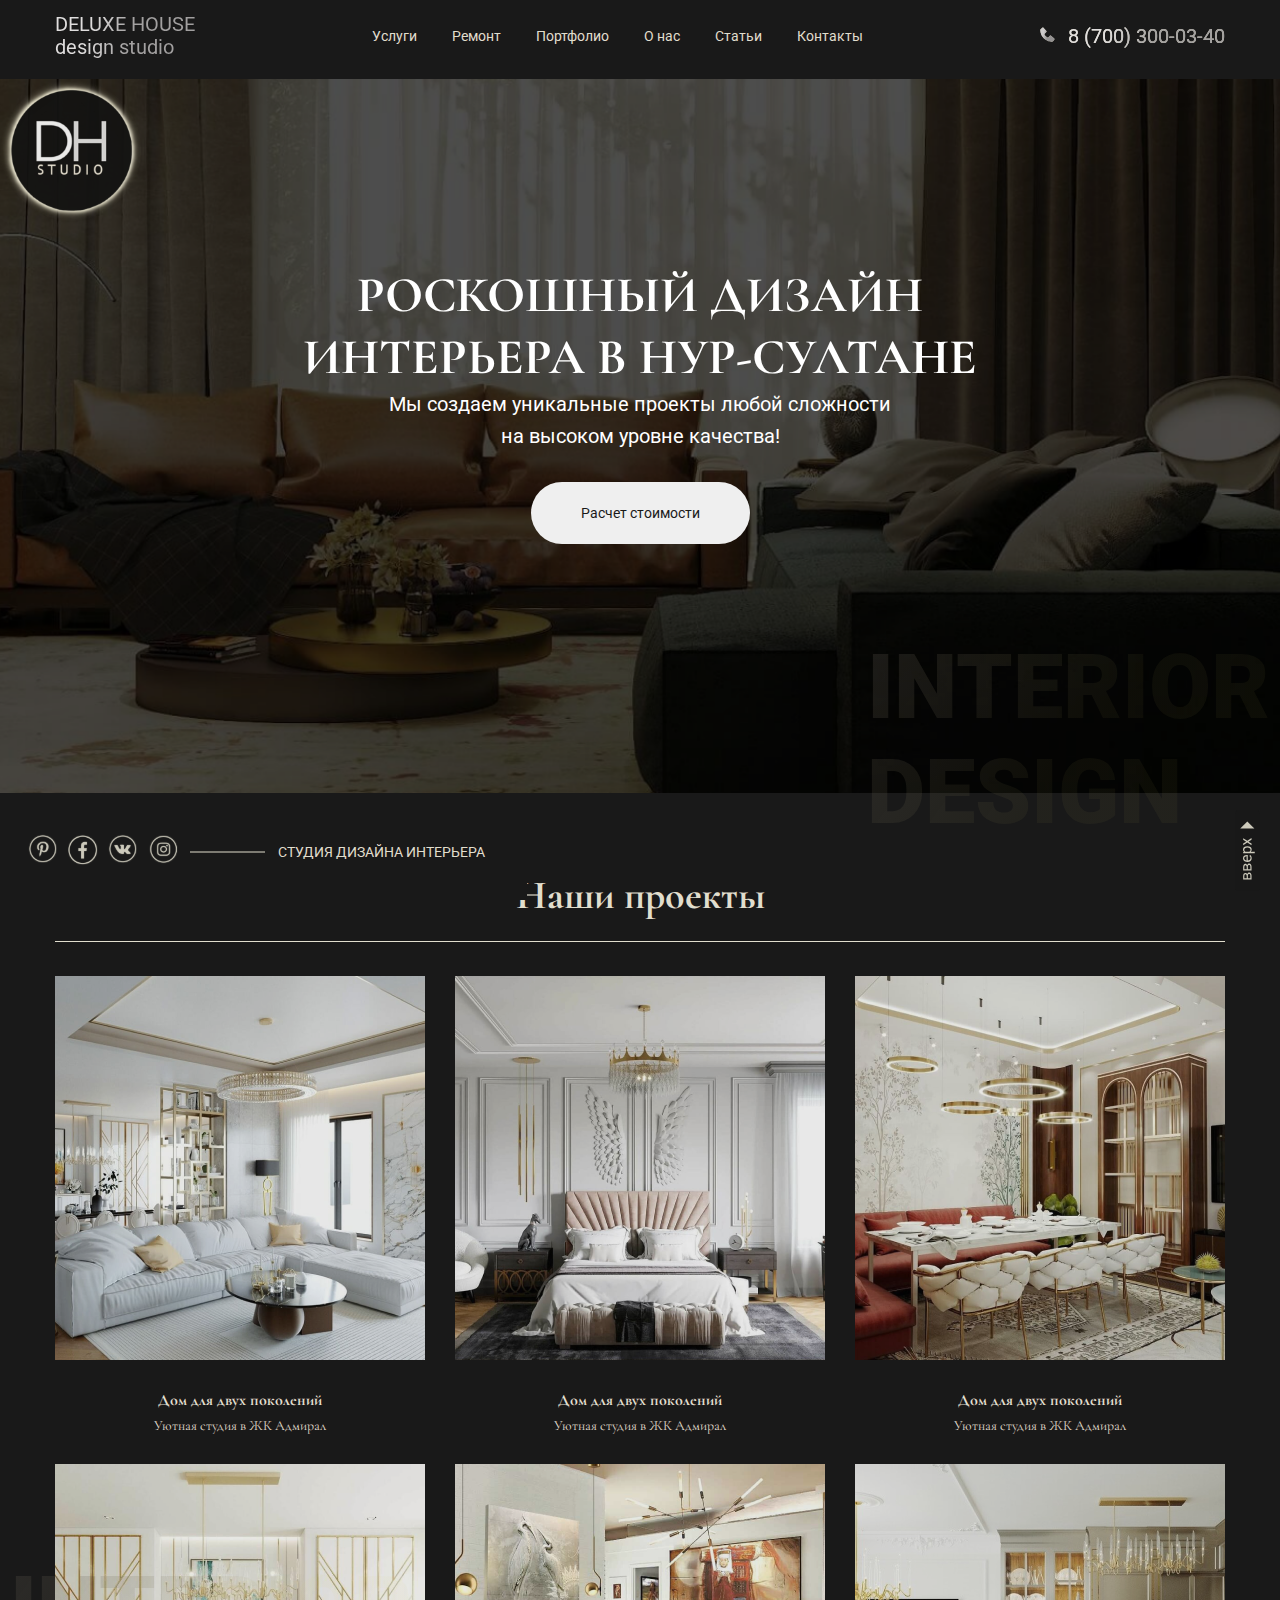
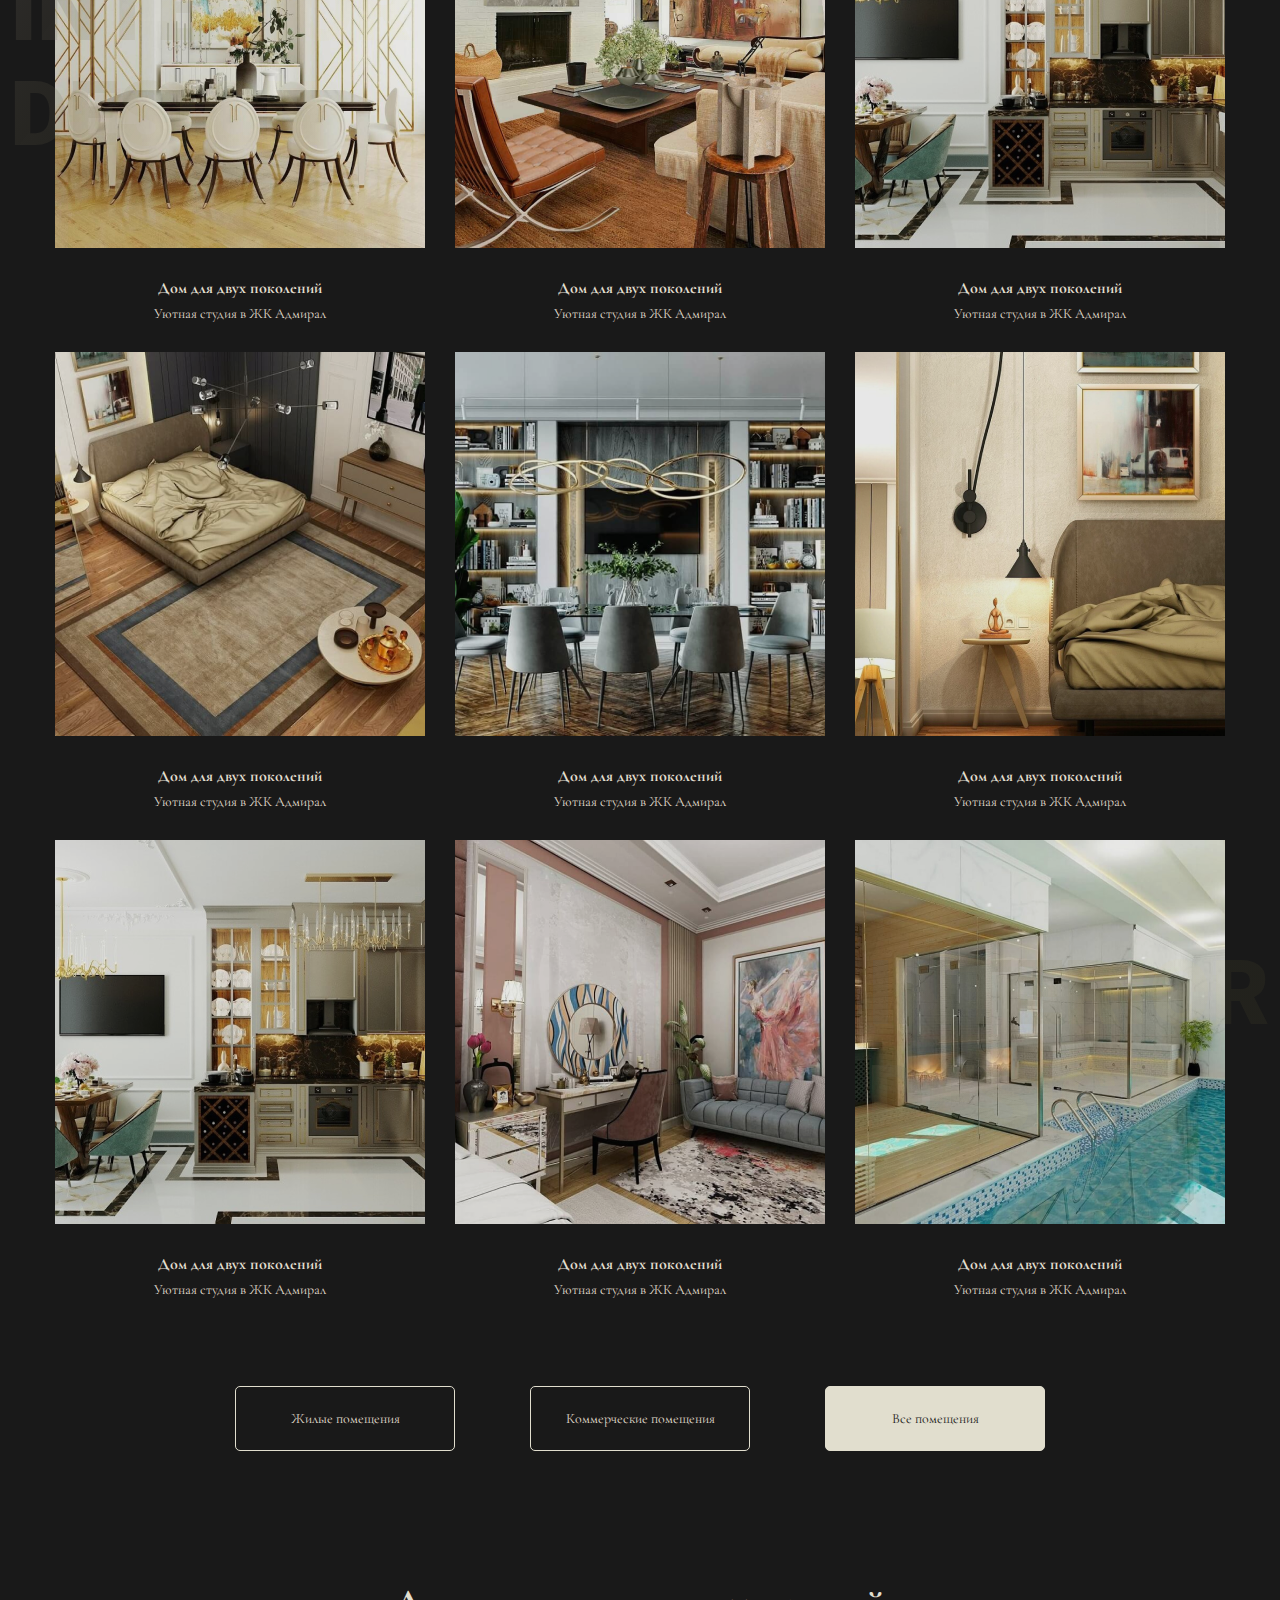
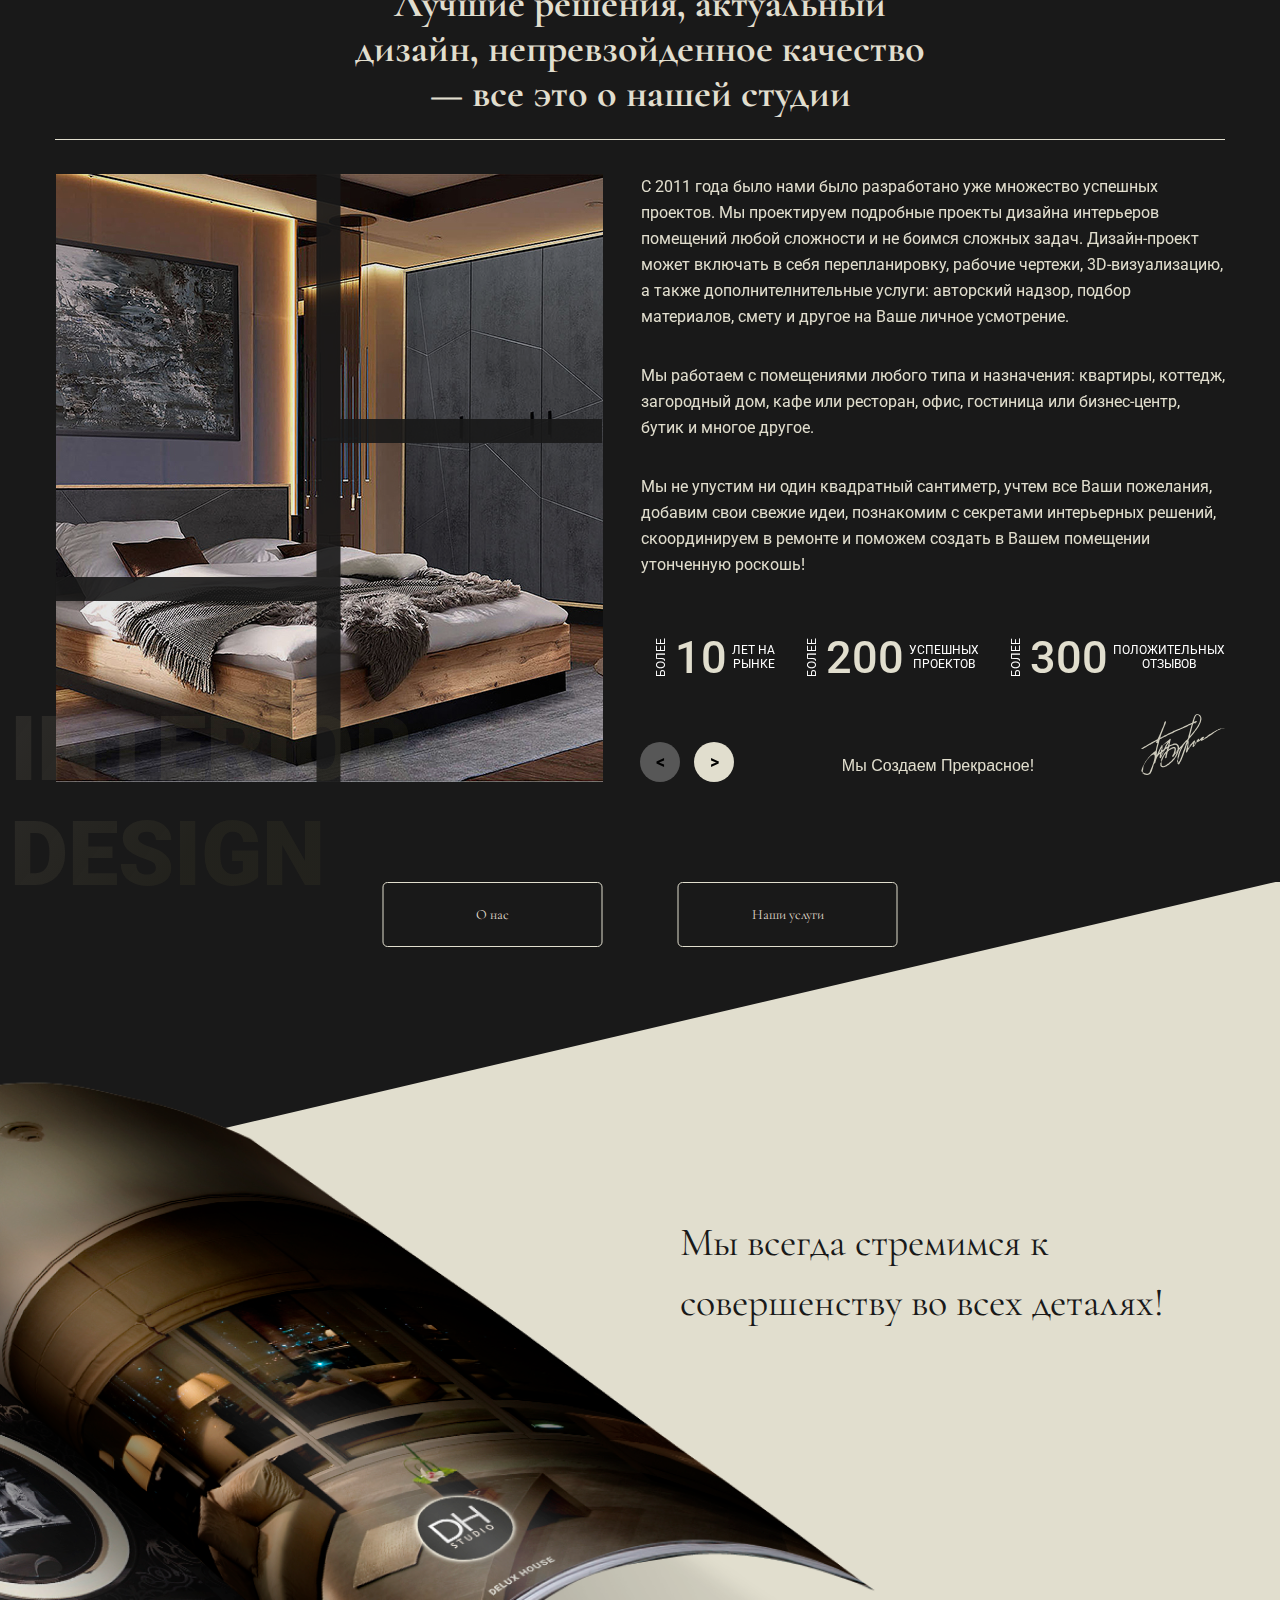
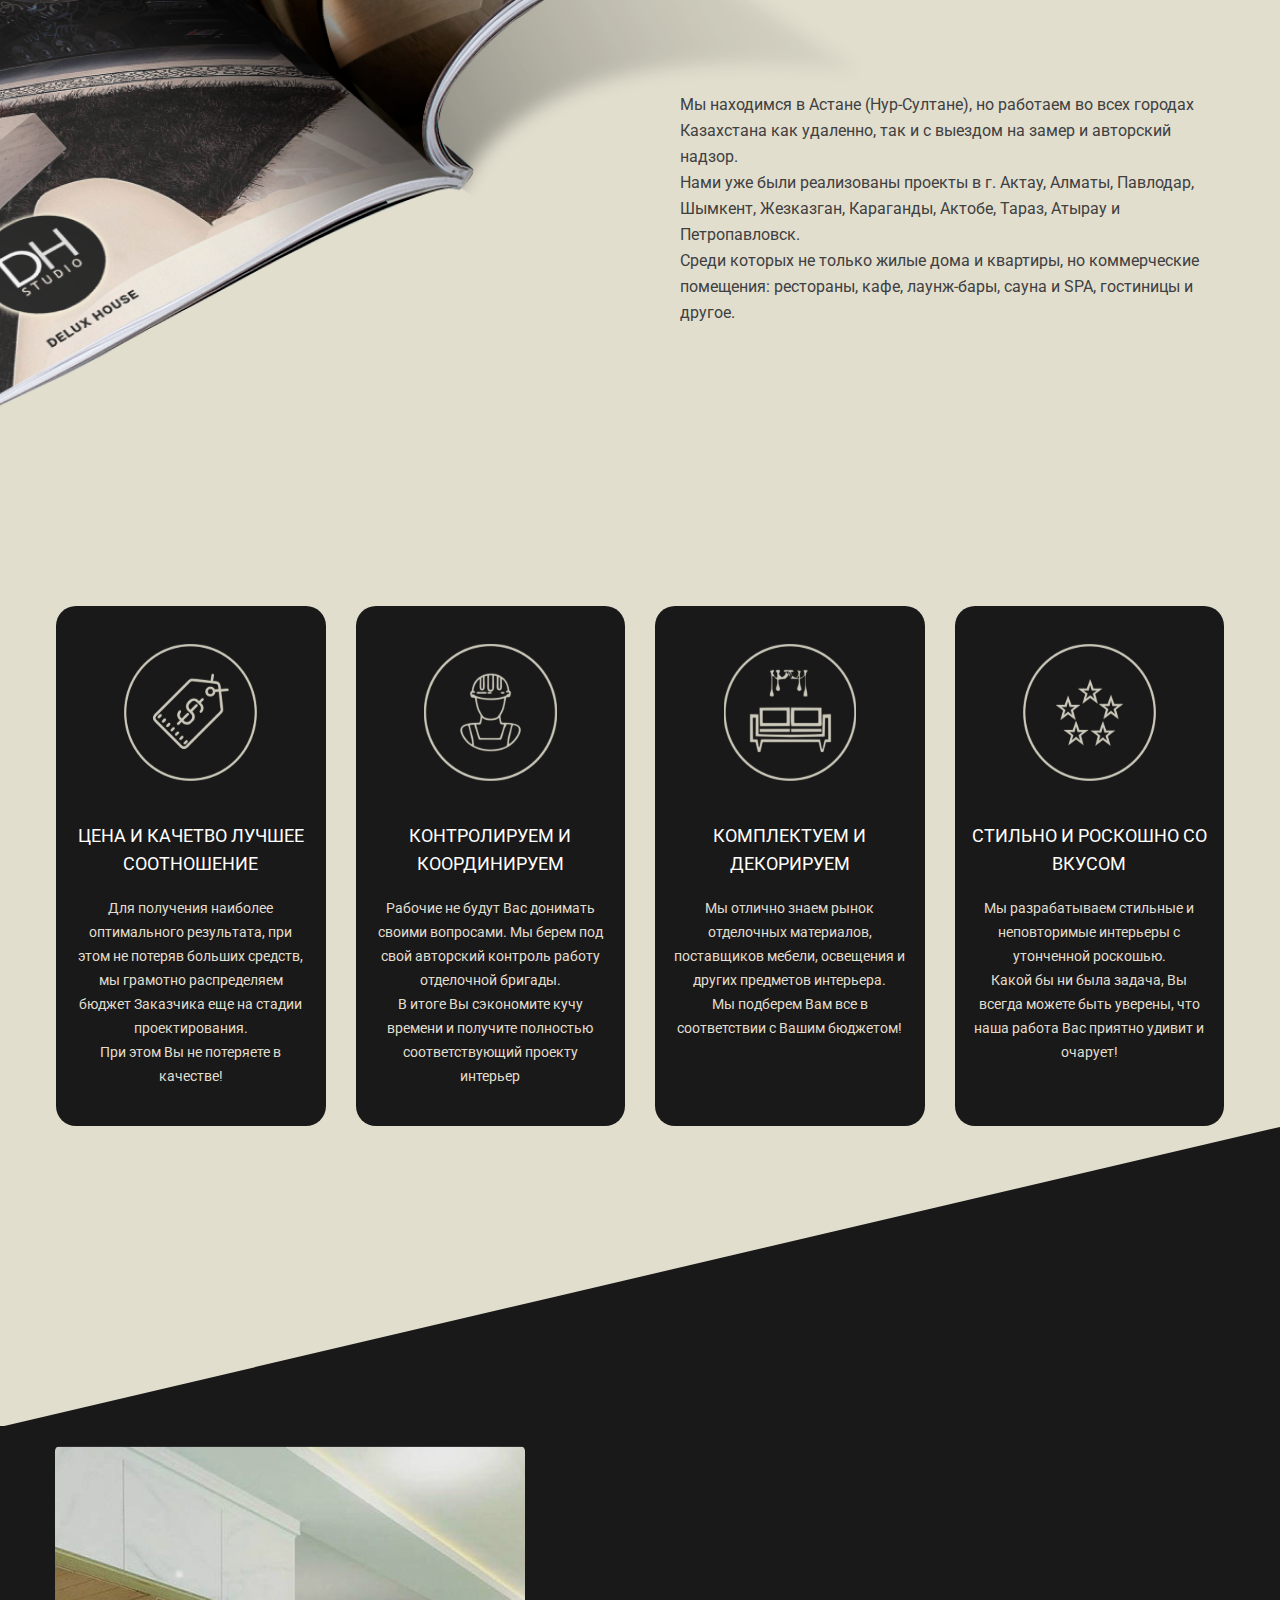
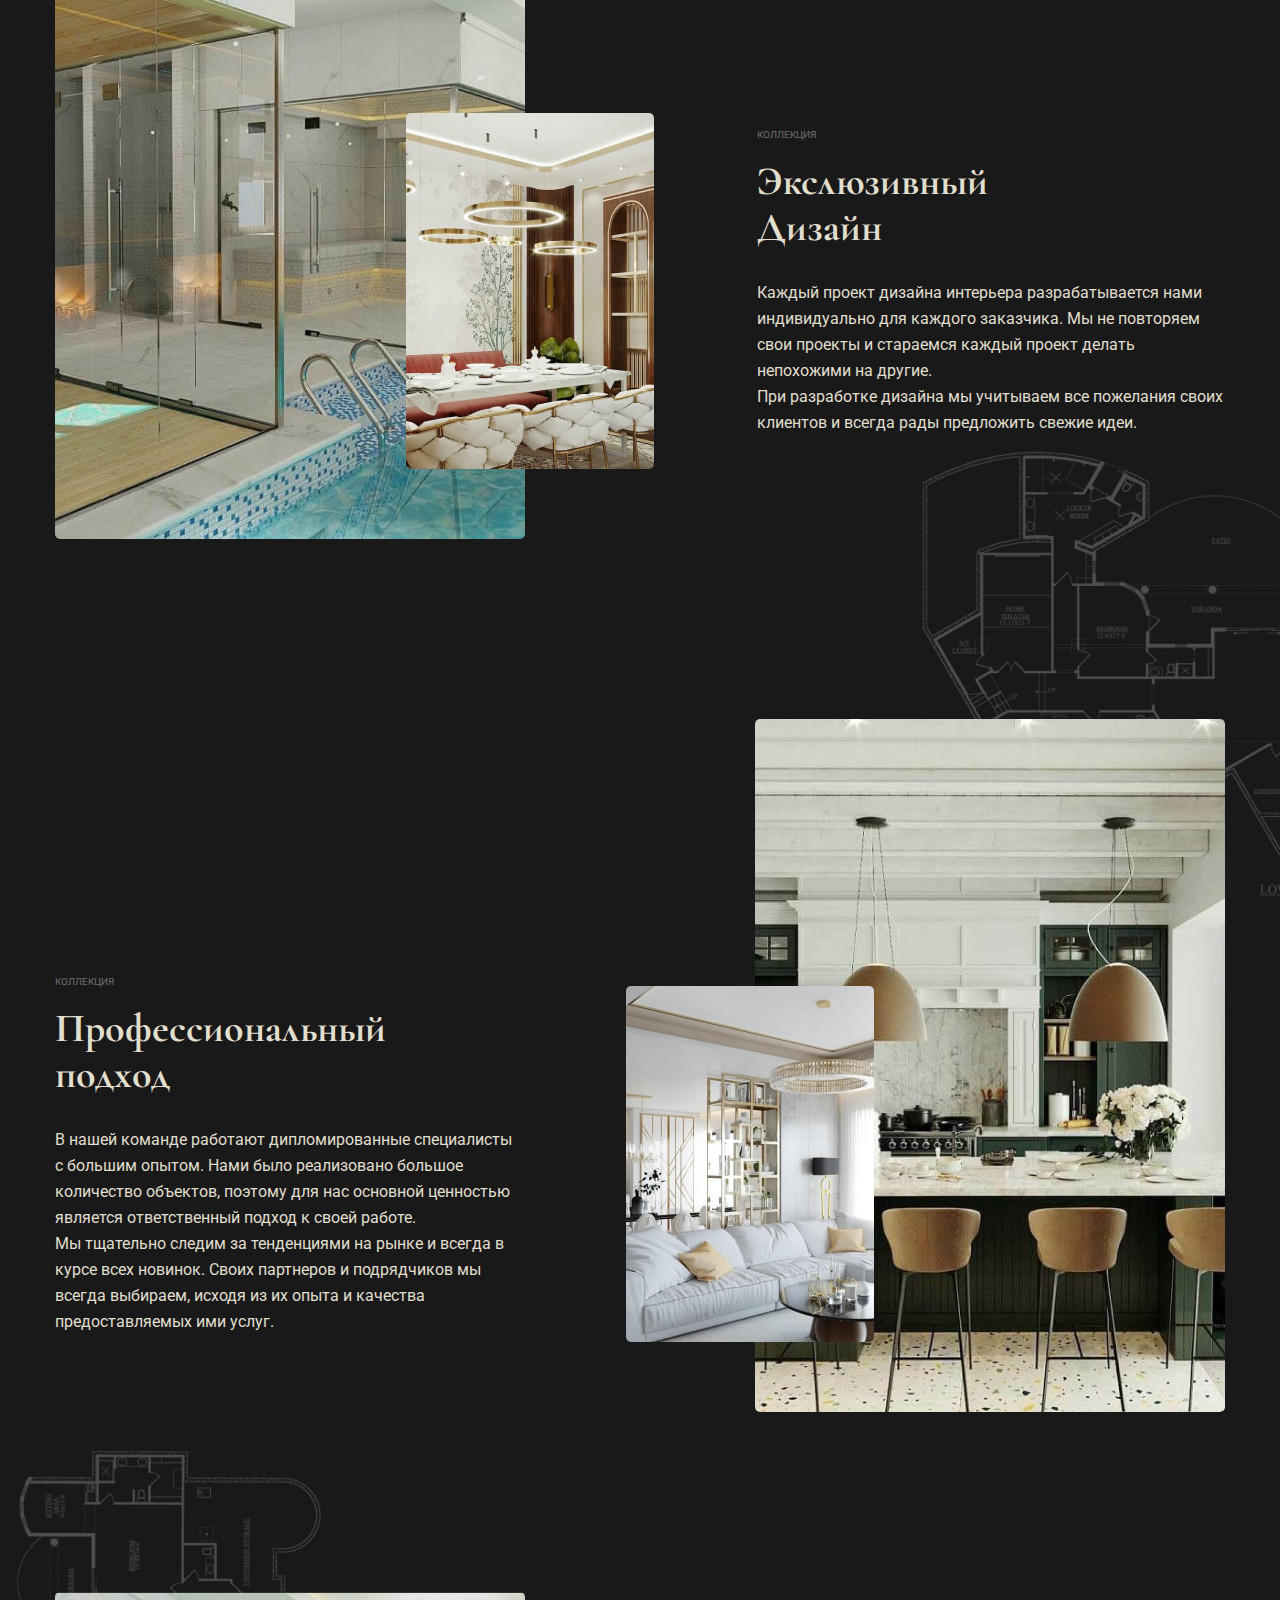
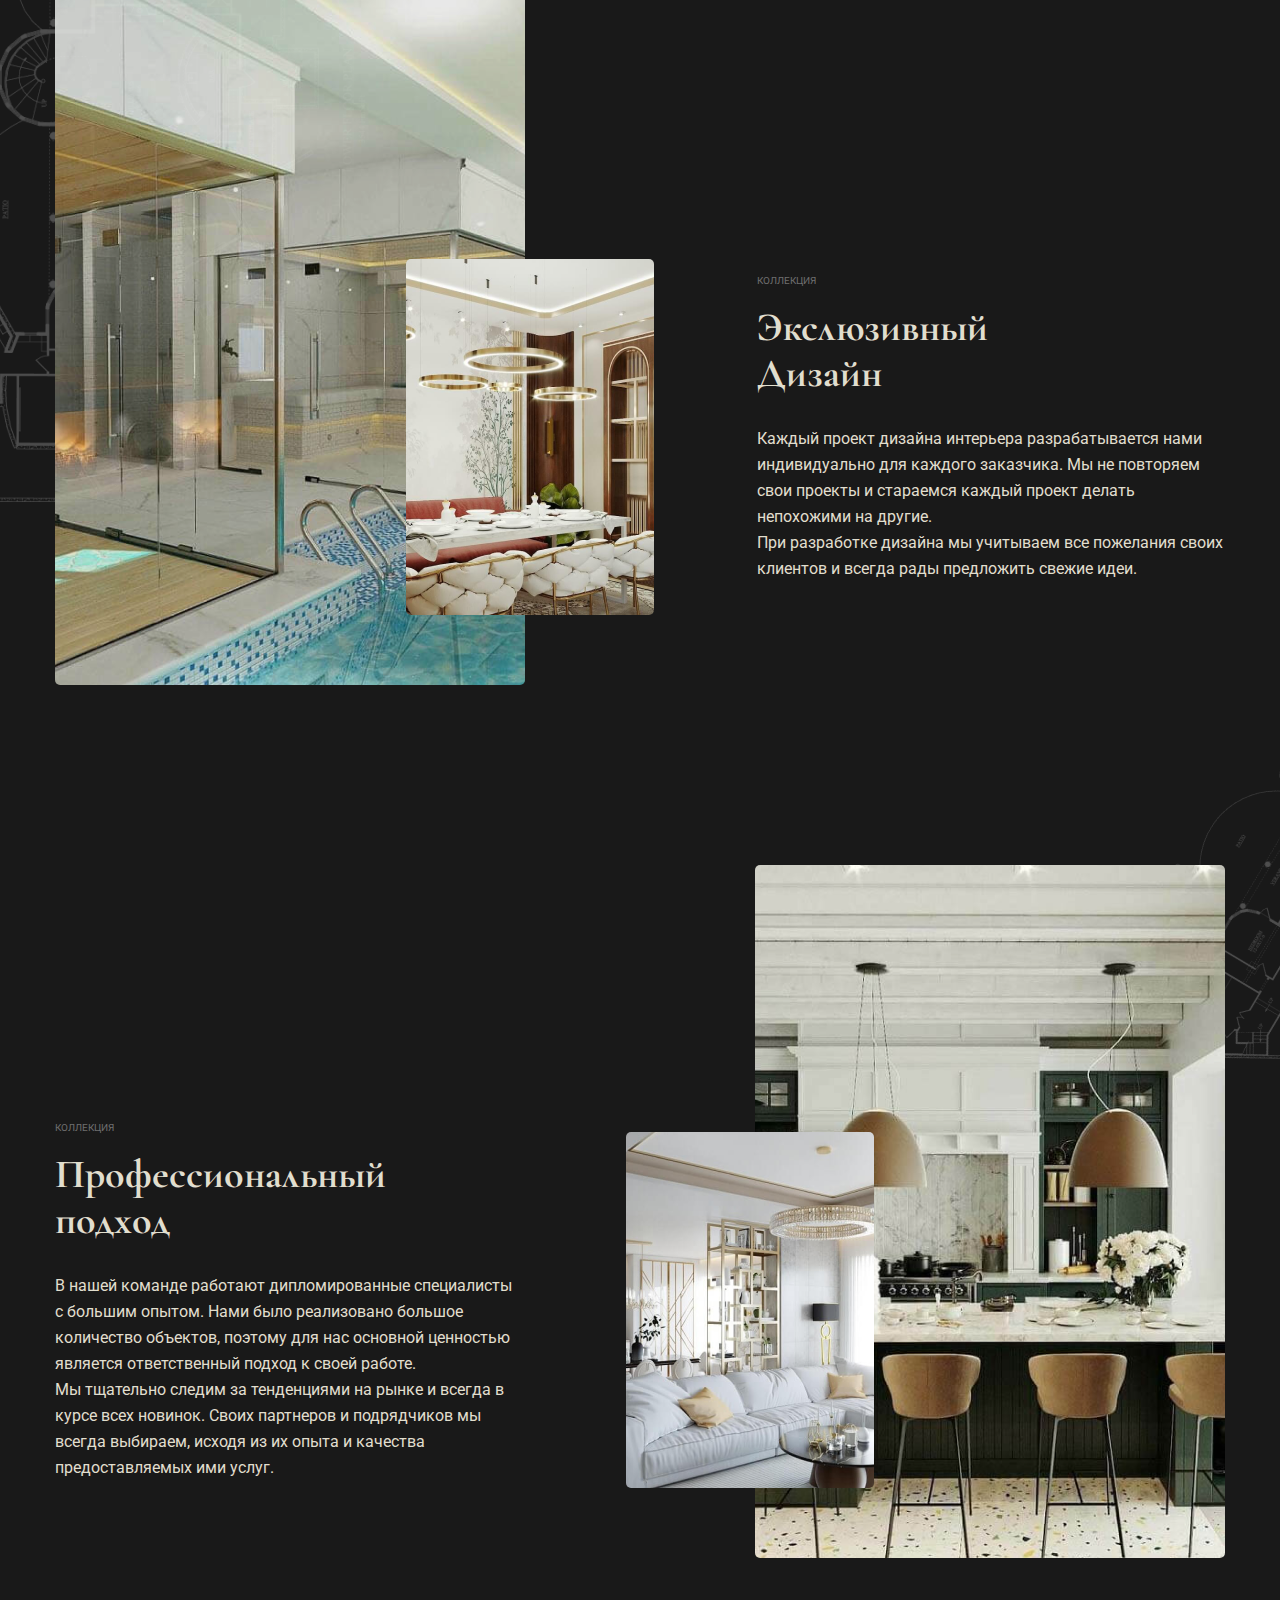
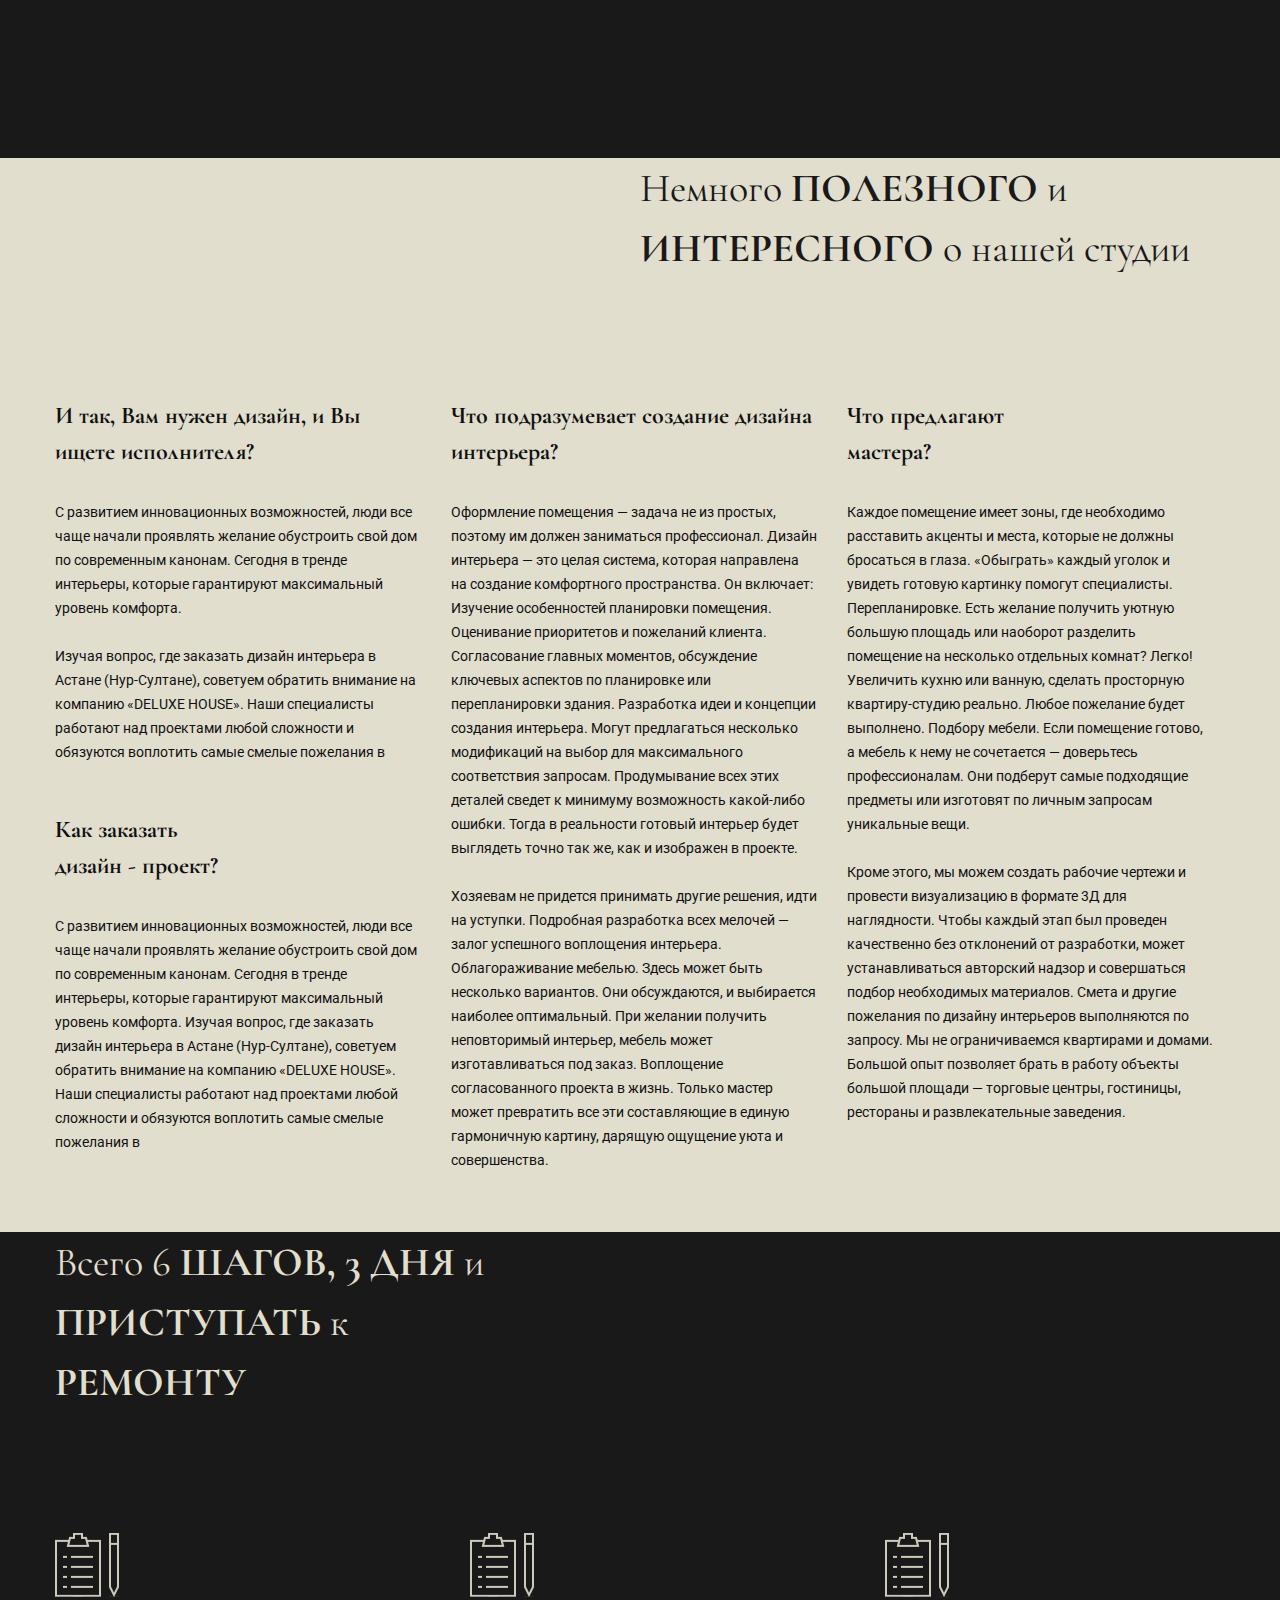
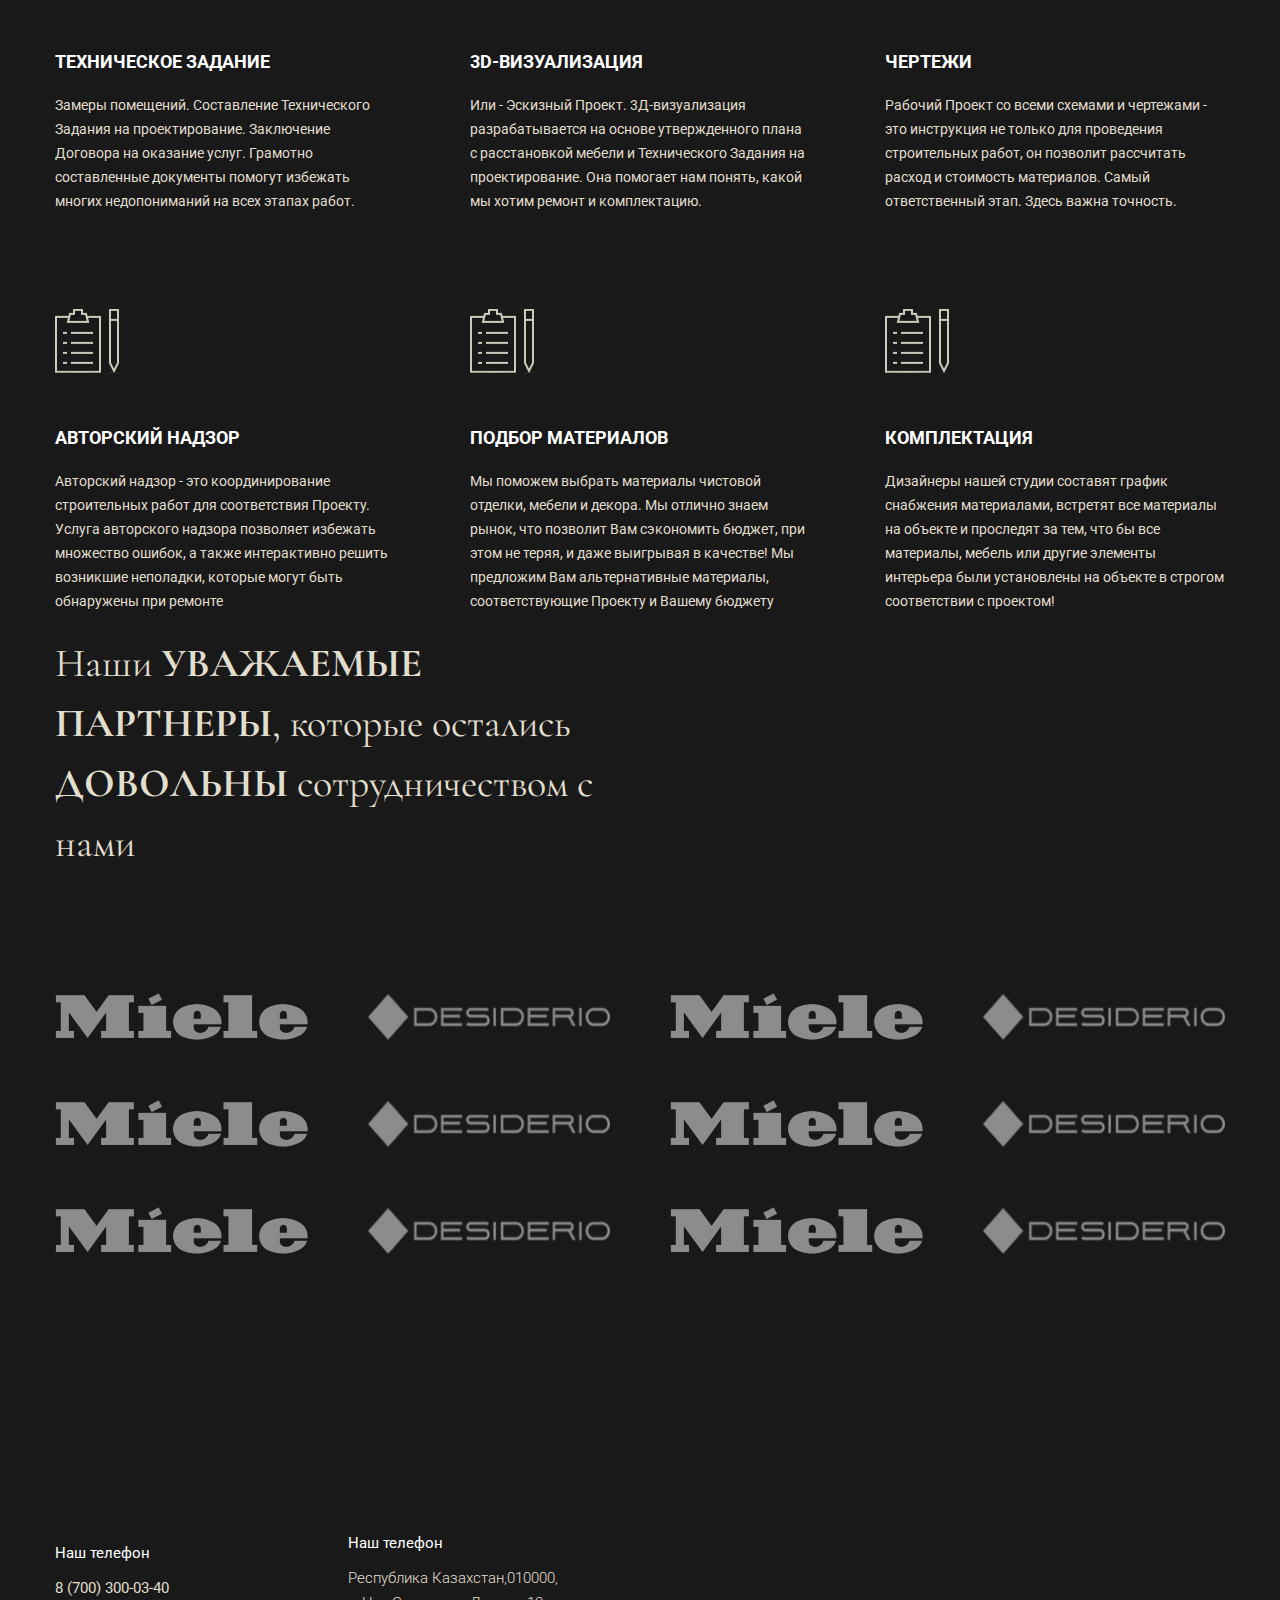
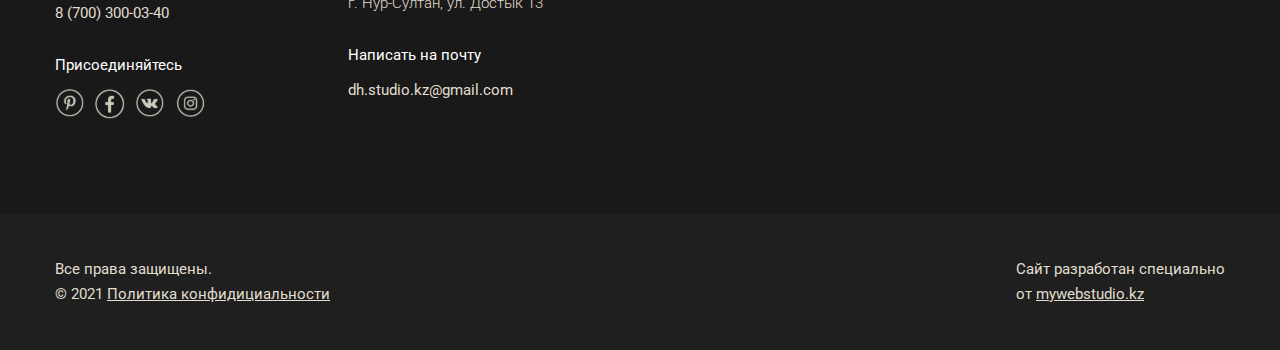
<file: index.html>
<!doctype html>
<html lang="en">
<head>
    <meta charset="UTF-8">
    <meta name="viewport"
          content="width=device-width, user-scalable=no, initial-scale=1.0, maximum-scale=1.0, minimum-scale=1.0">
    <meta http-equiv="X-UA-Compatible" content="ie=edge">

    <link rel="stylesheet" href="https://cdn.jsdelivr.net/npm/@fancyapps/ui/dist/fancybox.css"/>
    <link rel="stylesheet" href="https://cdn.jsdelivr.net/npm/swiper@8/swiper-bundle.min.css"/>
    <link rel="stylesheet" href="./src/css/style.css">


    <title>Deluxe Home</title>
</head>
<body>

<header class="header">
    <div class="container">
        <nav class="header__nav">
            <h1 class="header__title" id="header-up">
                <a href="./index.html">DELUXE HOUSE
                    <br>design studio</a>
            </h1>
            <ul class="header__list">
                <li class="header__list-item"><a href="./src/pages/service.html">Услуги</a></li>
                <li class="header__list-item"><a href="./src/pages/repair.html">Ремонт</a></li>
                <li class="header__list-item"><a href="./src/pages/portfolio.html">Портфолио</a></li>
                <li class="header__list-item"><a href="./src/pages/about-us.html">О нас</a></li>
                <li class="header__list-item"><a href="./src/pages/articles.html">Статьи</a></li>
                <li class="header__list-item"><a href="./src/pages/contact.html">Контакты</a></li>
            </ul>
            <div class="header__contact">
                <a href="tel:87003000340" class="header__icon">
                    <img src="./src/icons/tel.svg" alt="">
</a>
                <a href="tel:87003000340" class="header__contact-num">8 (700) 300-03-40</a>
            </div>
            <div class="burger__menu">
                <span class="burger__menu-line"></span>
            </div>
            </nav>

    </div>
</header>

<main>
    <aside class="aside">
        <h3 class="aside__title">СТУДИЯ ДИЗАЙНА ИНТЕРЬЕРА</h3>
        <div class="aside__menu">
            <a href="#" class="aside_icon">
                <img src="./src/icons/pin.svg" alt="">
            </a>
            <a href="" class="aside_icon">
                <img src="./src/icons/fb.svg" alt="">
            </a>
            <a href="#" class="aside_icon">
                <img src="./src/icons/vk.svg" alt="">
            </a>
            <a href="#" class="aside_icon">
                <img src="./src/icons/ins.svg" alt="">
            </a>
        </div>
    </aside>
    <section class="home">
        <img src="/src/icons/logo.svg" alt="" class="home__logo">
        <span class="home__after watermark">INTERIOR
        <br>DESIGN</span>
        <div class="container">
            <h2 class="home__title">РОСКОШНЫЙ ДИЗАЙН
                <br>ИНТЕРЬЕРА В НУР-СУЛТАНЕ</h2>
            <p class="home__subtitle">Мы создаем уникальные проекты любой сложности
                <br>на высоком уровне качества!</p>
            <button class="home__btn">Расчет стоимости</button>
        </div>
    </section>
    <section class="flats">
        <span class="flats__before watermark">INTERIOR
        <br>DESIGN</span>
        <span class="flats__after watermark">INTERIOR
        <br>DESIGN</span>
        <div class="container">
            <h2 class="flats__title">Наши проекты</h2>
            <div class="flats__line"></div>
            <div class="flats__row">
                <div class="flats__card flats__card-lived">
                    <a data-width="600" data-fancybox="gallery" data-src="./src/images/flat01.png" data-caption="Дом для двух поколений&lt;br /&gt;Уютная студия в ЖК Адмирал;"><img src="./src/images/flat01.png" alt="flat" class="flats__card-img"></a>
                    <h3 class="flats__card-title">Дом для двух поколений</h3>
                    <p class="flats__card-desc">Уютная студия в ЖК Адмирал</p>
                </div>
                <div class="flats__card flats__card-lived">
                    <a data-width="600" data-fancybox="gallery" data-src="./src/images/flat02.png" data-caption="Дом для двух поколений&lt;br /&gt;Уютная студия в ЖК Адмирал"><img src="./src/images/flat02.png" alt="flat" class="flats__card-img"></a>
                    <h3 class="flats__card-title">Дом для двух поколений</h3>
                    <p class="flats__card-desc">Уютная студия в ЖК Адмирал</p>
                </div>
                <div class="flats__card flats__card-comers">
                    <a data-width="600" data-fancybox="gallery" data-src="./src/images/flat03.png" data-caption="Дом для двух поколений&lt;br /&gt;Уютная студия в ЖК Адмирал"><img src="./src/images/flat03.png" alt="flat" class="flats__card-img"></a>
                    <h3 class="flats__card-title">Дом для двух поколений</h3>
                    <p class="flats__card-desc">Уютная студия в ЖК Адмирал</p>
                </div>
                <div class="flats__card flats__card-lived">
                    <a data-width="600" data-fancybox="gallery" data-src="./src/images/flat04.png" data-caption="Дом для двух поколений&lt;br /&gt;Уютная студия в ЖК Адмирал"><img src="./src/images/flat04.png" alt="flat" class="flats__card-img"></a>
                    <h3 class="flats__card-title">Дом для двух поколений</h3>
                    <p class="flats__card-desc">Уютная студия в ЖК Адмирал</p>
                </div>
                <div class="flats__card flats__card-comers">
                    <a data-width="600" data-fancybox="gallery" data-src="./src/images/flat05.png" data-caption="Дом для двух поколений&lt;br /&gt;Уютная студия в ЖК Адмирал"><img src="./src/images/flat05.png" alt="flat" class="flats__card-img"></a>
                    <h3 class="flats__card-title">Дом для двух поколений</h3>
                    <p class="flats__card-desc">Уютная студия в ЖК Адмирал</p>
                </div>
                <div class="flats__card flats__card-comers">
                    <a data-width="600" data-fancybox="gallery" data-src="./src/images/flat06.png" data-caption="Дом для двух поколений&lt;br /&gt;Уютная студия в ЖК Адмирал"><img src="./src/images/flat06.png" alt="flat" class="flats__card-img"></a>
                    <h3 class="flats__card-title">Дом для двух поколений</h3>
                    <p class="flats__card-desc">Уютная студия в ЖК Адмирал</p>
                </div>
                <div class="flats__card flats__card-lived">
                    <a data-width="600" data-fancybox="gallery" data-src="./src/images/flat07.png" data-caption="Дом для двух поколений&lt;br /&gt;Уютная студия в ЖК Адмирал"><img src="./src/images/flat07.png" alt="flat" class="flats__card-img"></a>
                    <h3 class="flats__card-title">Дом для двух поколений</h3>
                    <p class="flats__card-desc">Уютная студия в ЖК Адмирал</p>
                </div>
                <div class="flats__card flats__card-comers">
                    <a data-width="600" data-fancybox="gallery" data-src="./src/images/flat08.png" data-caption="Дом для двух поколений&lt;br /&gt;Уютная студия в ЖК Адмирал"><img src="./src/images/flat08.png" alt="flat" class="flats__card-img"></a>
                    <h3 class="flats__card-title">Дом для двух поколений</h3>
                    <p class="flats__card-desc">Уютная студия в ЖК Адмирал</p>
                </div>
                <div class="flats__card flats__card-comers">
                    <a data-width="600" data-fancybox="gallery" data-src="./src/images/flat09.png" data-caption="Дом для двух поколений&lt;br /&gt;Уютная студия в ЖК Адмирал"><img src="./src/images/flat09.png" alt="flat" class="flats__card-img"></a>
                    <h3 class="flats__card-title">Дом для двух поколений</h3>
                    <p class="flats__card-desc">Уютная студия в ЖК Адмирал</p>
                </div>
                <div class="flats__card flats__card-lived">
                    <a data-width="600" data-fancybox="gallery" data-src="./src/images/flat10.png" data-caption="Дом для двух поколений&lt;br /&gt;Уютная студия в ЖК Адмирал"><img src="./src/images/flat10.png" alt="flat" class="flats__card-img"></a>
                    <h3 class="flats__card-title">Дом для двух поколений</h3>
                    <p class="flats__card-desc">Уютная студия в ЖК Адмирал</p>
                </div>
                <div class="flats__card flats__card-comers">
                    <a data-width="600" data-fancybox="gallery" data-src="./src/images/flat11.png" data-caption="Дом для двух поколений&lt;br /&gt;Уютная студия в ЖК Адмирал"><img src="./src/images/flat11.png" alt="flat" class="flats__card-img"></a>
                    <h3 class="flats__card-title">Дом для двух поколений</h3>
                    <p class="flats__card-desc">Уютная студия в ЖК Адмирал</p>
                </div>
                <div class="flats__card flats__card-comers">
                    <a data-width="600" data-fancybox="gallery" data-src="./src/images/flat12.png" data-caption="Дом для двух поколений&lt;br /&gt;Уютная студия в ЖК Адмирал"><img src="./src/images/flat12.png" alt="flat" class="flats__card-img"></a>
                    <h3 class="flats__card-title">Дом для двух поколений</h3>
                    <p class="flats__card-desc">Уютная студия в ЖК Адмирал</p>
                </div>
            </div>
            <div class="flats__btn">
                <button class="flats__btn-link flats__btn-link-lived">Жилые помещения</button>
                <button class="flats__btn-link flats__btn-link-comers">Коммерческие помещения</button>
                <button class="flats__btn-link flats__btn-link-all flats__btn-link-active">Все помещения</button>
            </div>
        </div>
    </section>
    <section class="carousel">
        <span class="carousel__before watermark">INTERIOR
        <br>DESIGN</span>
        <div class="container">
            <h2 class="flats__title carousel__title">Лучшие решения, актуальный дизайн, непревзойденное качество — все это о нашей студии</h2>
            <div class="flats__line"></div>
            <div class="swiper mySwiper">
                <div class="swiper-wrapper">
                    <div class="swiper-slide"><div class="carousel__content ">
                        <img src="./src/images/Bad.jpg" alt="" class="carousel__content-img">
                        <img src="./src/images/onBad.svg" alt="" class="carousel__content-img-on">
                        <div class="carousel__info">
                            <p class="carousel__text">С 2011 года было нами было разработано уже множество успешных проектов. Мы проектируем подробные проекты дизайна интерьеров помещений любой сложности и не боимся сложных задач.
                                Дизайн-проект может включать в себя перепланировку, рабочие чертежи, 3D-визуализацию, а также дополнителнительные услуги: авторский надзор, подбор материалов, смету и другое на Ваше личное усмотрение.
                            </p>
                            <p class="carousel__text">Мы работаем с помещениями любого типа и назначения: квартиры, коттедж, загородный дом, кафе или ресторан, офис, гостиница или бизнес-центр, бутик и многое другое.
                            </p>
                            <p class="carousel__text">Мы не упустим ни один квадратный сантиметр, учтем все Ваши пожелания, добавим свои свежие идеи, познакомим с секретами интерьерных решений, скоординируем в ремонте и поможем создать в Вашем помещении утонченную роскошь!</p>
                            <div class="carousel__stats">
                                <div class="carousel__stats-item">
                                    <span class="carousel__stats-item-rotate">Более</span>
                                    <span class="carousel__stats-item-num">10</span>
                                    <span class="carousel__stats-item-text">лет на <br>рынке</span>
                                </div>
                                <div class="carousel__stats-item">
                                    <span class="carousel__stats-item-rotate">Более</span>
                                    <span class="carousel__stats-item-num">200</span>
                                    <span class="carousel__stats-item-text">успешных
<br>проектов</span>
                                </div>
                                <div class="carousel__stats-item">
                                    <span class="carousel__stats-item-rotate">Более</span>
                                    <span class="carousel__stats-item-num">300</span>
                                    <span class="carousel__stats-item-text">положительных
<br>отзывов</span>
                                </div>
                            </div>
                            <div class="carousel__bot">
                                <div class="place"></div>
                                <div class="carousel__slogan">Мы создаем прекрасное!</div>
                                <img src="src/images/sign.svg" class="carousel__sign" alt="Signature">
                            </div>
                        </div>
                    </div></div>
                    <div class="swiper-slide"><div class="carousel__content ">
                        <img src="./src/images/Bad2.jpg" alt="" class="carousel__content-img">
                        <img src="./src/images/onBad.svg" alt="" class="carousel__content-img-on">
                        <div class="carousel__info">
                            <p class="carousel__text">Since 2011, we have already developed many successful projects. We design detailed interior design projects of any complexity and are not afraid of complex tasks.
                                A design project may include redevelopment, working drawings, 3D visualization, as well as additional services: architectural supervision, selection of materials, estimates, and more at your personal discretion.
                            </p>
                            <p class="carousel__text">We work with premises of any type and purpose: apartments, cottage, country house, cafe or restaurant, office, hotel or business center, boutique and much more.
                            </p>
                            <p class="carousel__text">We will not miss a single square centimeter, we will take into account all your wishes, add our fresh ideas, introduce the secrets of interior solutions, coordinate repairs and help create sophisticated luxury in your room!</p>
                            <div class="carousel__stats">
                                <div class="carousel__stats-item">
                                    <span class="carousel__stats-item-rotate">Over</span>
                                    <span class="carousel__stats-item-num">10</span>
                                    <span class="carousel__stats-item-text">years <br>on market</span>
                                </div>
                                <div class="carousel__stats-item">
                                    <span class="carousel__stats-item-rotate">Over</span>
                                    <span class="carousel__stats-item-num">200</span>
                                    <span class="carousel__stats-item-text">successful
<br>projects</span>
                                </div>
                                <div class="carousel__stats-item">
                                    <span class="carousel__stats-item-rotate">Over</span>
                                    <span class="carousel__stats-item-num">300</span>
                                    <span class="carousel__stats-item-text">positive
<br>feedback</span>
                                </div>
                            </div>
                            <div class="carousel__bot">
                                <div class="place"></div>
                                <div class="carousel__slogan">We create beauty!</div>
                                <img src="src/images/sign.svg" class="carousel__sign" alt="Signature">
                            </div>
                        </div>
                    </div></div>

                </div>
            </div>
        </div>
        <div class="carousel__nav">
            <div class="carousel__nav-btn carousel__nav-btn-prev"><</div>
            <div class="carousel__nav-btn carousel__nav-btn-next carousel__nav-btn-active">></div>
        </div>
    </section>
    <section class="about">
        <div class="container">
        <div class="about__btn">
            <button class="about__btn-link">О нас</button>
            <button class="about__btn-link">Наши услуги</button>
        </div>
       <div class="about__content">
           <div class="about__book">
               <img src="./src/images/book.png" alt="" class="about__book-img">
           </div>
           <div class="about__desc">
               <h3 class="about__desc-h3">
                   Мы всегда стремимся к совершенству во всех деталях!
               </h3>
               <p class="about__desc-p">
                   Мы находимся в Астане (Нур-Султане), но работаем во всех городах Казахстана как удаленно, так и с выездом на замер и авторский надзор.

                   <br>Нами уже были реализованы проекты в г. Актау, Алматы, Павлодар, Шымкент, Жезказган, Караганды, Актобе, Тараз, Атырау и Петропавловск.

                   <br>Среди которых не только жилые дома и квартиры, но коммерческие помещения: рестораны, кафе, лаунж-бары, сауна и SPA, гостиницы и другое.
               </p>
           </div>

       </div>
            <div class="about__cards">
                <div class="about__cards-card">
                    <img src="./src/icons/lable_dollar.svg" alt="Цена и качетво" class="about__cards-card-icon">
                    <h3 class="about__cards-card-h3">Цена и качетво лучшее соотношение</h3>
                    <p class="about__cards-card-p">Для получения наиболее оптимального результата, при этом не потеряв больших средств, мы грамотно распределяем бюджет Заказчика еще на стадии проектирования.
                        <br>При этом Вы не потеряете в качестве!</p>
                </div>
                <div class="about__cards-card">
                    <img src="./src/icons/lable_man.svg" alt="КОНТРОЛИРУЕМ
и координируем" class="about__cards-card-icon">
                    <h3 class="about__cards-card-h3">КОНТРОЛИРУЕМ
                        и координируем</h3>
                    <p class="about__cards-card-p">Рабочие не будут Вас донимать своими вопросами. Мы берем под свой авторский контроль работу отделочной бригады.
                        <br>В итоге Вы сэкономите кучу времени и получите полностью соответствующий проекту интерьер</p>
                </div>
                <div class="about__cards-card">
                    <img src="./src/icons/lable_room.svg" alt="КОМПЛЕКТУЕМ
и декорируем" class="about__cards-card-icon">
                    <h3 class="about__cards-card-h3">КОМПЛЕКТУЕМ
                        и декорируем</h3>
                    <p class="about__cards-card-p">Мы отлично знаем рынок отделочных материалов, поставщиков мебели, освещения и других предметов интерьера.

                        <br>Мы подберем Вам все в соответствии с Вашим бюджетом!</p>
                </div>
                <div class="about__cards-card">
                    <img src="./src/icons/lable_stars.svg" alt="СТИЛЬНО И РОСКОШНО
со вкусом " class="about__cards-card-icon">
                    <h3 class="about__cards-card-h3">СТИЛЬНО И РОСКОШНО
                        со вкусом </h3>
                    <p class="about__cards-card-p">Мы разрабатываем стильные и неповторимые интерьеры с утонченной роскошью.
                        <br>Какой бы ни была задача,
                        Вы всегда можете быть уверены, что наша работа Вас приятно удивит и очарует!</p>
                </div>
            </div>

        </div>
    </section>
    <section class="images">
        <div class="container">
            <div class="images__blocks">
                <div class="images__blocks-card">
                    <div class="images__img">
                        <img src="./src/images/images_sauna.png" alt="" class="images__img-card">
                        <img src="./src/images/images_sauna_2.png" alt="" class="images__img-card">
                    </div>
                    <span class="images__span">
                        <p class="images__span-p">Коллекция</p>
                        <h2 class="images__span-h2">Экслюзивный
                            <br>Дизайн</h2>
                        <p class="images__span-text">Каждый проект дизайна интерьера разрабатывается нами индивидуально для каждого заказчика. Мы не повторяем свои проекты и стараемся каждый проект делать непохожими на другие.
                            <br>При разработке дизайна мы учитываем все пожелания своих клиентов и всегда рады предложить свежие идеи.</p>
                    </span>
                </div>
                <div class="images__blocks-card">
                    <span class="images__span">
                        <p class="images__span-p">Коллекция</p>
                        <h2 class="images__span-h2">Профессиональный
                            <br>подход</h2>
                        <p class="images__span-text">В нашей команде работают дипломированные специалисты с большим опытом. Нами было реализовано большое количество объектов, поэтому для нас основной ценностью является ответственный подход к своей работе.
                            <br>Мы тщательно следим за тенденциями на рынке и всегда в курсе всех новинок.
                            Своих партнеров и подрядчиков мы всегда выбираем, исходя из их опыта и качества предоставляемых ими услуг.</p>
                    </span>
                    <div class="images__img">
<!--                        <img src="./src/images/images_cit_bg.png" alt="" class="images__img-card-fon">-->
                        <img src="./src/images/images_cit.png" alt="" class="images__img-card-right">
                        <img src="./src/images/images_cit_2.png" alt="" class="images__img-card-right">

                    </div>
                </div>
                <div class="images__blocks-card">
                    <div class="images__img">
<!--                        <img src="./src/images/images_sp_bg.png" alt="" class="images__img-card-fon2">-->
                        <img src="./src/images/images_sauna.png" alt="" class="images__img-card">
                        <img src="./src/images/images_sauna_2.png" alt="" class="images__img-card">
                    </div>
                    <span class="images__span">
                        <p class="images__span-p">Коллекция</p>
                        <h2 class="images__span-h2">Экслюзивный
                            <br>Дизайн</h2>
                        <p class="images__span-text">Каждый проект дизайна интерьера разрабатывается нами индивидуально для каждого заказчика. Мы не повторяем свои проекты и стараемся каждый проект делать непохожими на другие.
                            <br>При разработке дизайна мы учитываем все пожелания своих клиентов и всегда рады предложить свежие идеи.</p>
                    </span>
                </div>
                <div class="images__blocks-card">
                    <span class="images__span">
                        <p class="images__span-p">Коллекция</p>
                        <h2 class="images__span-h2">Профессиональный
                            <br>подход</h2>
                        <p class="images__span-text">В нашей команде работают дипломированные специалисты с большим опытом. Нами было реализовано большое количество объектов, поэтому для нас основной ценностью является ответственный подход к своей работе.
                            <br>Мы тщательно следим за тенденциями на рынке и всегда в курсе всех новинок.
                            Своих партнеров и подрядчиков мы всегда выбираем, исходя из их опыта и качества предоставляемых ими услуг.</p>
                    </span>
                    <div class="images__img">
<!--                        <img src="./src/images/images_ls_bg.png" alt="" class="images__img-card-fon3">-->
                        <img src="./src/images/images_cit.png" alt="" class="images__img-card-right">
                        <img src="./src/images/images_cit_2.png" alt="" class="images__img-card-right">

                    </div>
                </div>
            </div>
        </div>
    </section>
    <section class="info">
        <div class="container">
            <div class="info__parent-h2">
                <h2 class="info__h2"></h2>
                <h2 class="info__h2">
                    Немного <span class="info__h2-up">полезного</span> и
                    <br><span class="info__h2-up">интересного</span> о нашей студии
                </h2>
            </div>
            <div class="info__text">
                <div class="info__text-p">
                    <h3 class="info__text-h3">
                        И так, Вам нужен дизайн, и Вы ищете исполнителя?
                    </h3>
                    С развитием инновационных возможностей, люди все чаще начали проявлять желание обустроить свой дом по современным канонам. Сегодня в тренде интерьеры, которые гарантируют максимальный уровень комфорта.

                    <br>
                    <br>
                    Изучая вопрос, где заказать дизайн интерьера в Астане (Нур-Султане), советуем обратить внимание на компанию «DELUXE HOUSE». Наши специалисты работают над проектами любой сложности и обязуются воплотить самые смелые пожелания в
                    <br>
                    <br>
                    <br>
                    <h3 class="info__text-h3">
                        Как заказать
                        <br>дизайн - проект?
                    </h3>
                    С развитием инновационных возможностей, люди все чаще начали проявлять желание обустроить свой дом по современным канонам. Сегодня в тренде интерьеры, которые гарантируют максимальный уровень комфорта.

                    Изучая вопрос, где заказать дизайн интерьера в Астане (Нур-Султане), советуем обратить внимание на компанию «DELUXE HOUSE». Наши специалисты работают над проектами любой сложности и обязуются воплотить самые смелые пожелания в
                </div>
                <div class="info__text-p">
                    <h3 class="info__text-h3">
                        Что подразумевает создание дизайна интерьера?
                    </h3>
                    Оформление помещения — задача не из простых, поэтому им должен заниматься профессионал. Дизайн интерьера — это целая система, которая направлена на создание комфортного пространства. Он включает:
                    Изучение особенностей планировки помещения. Оценивание приоритетов и пожеланий клиента. Согласование главных моментов, обсуждение ключевых аспектов по планировке или перепланировки здания.
                    Разработка идеи и концепции создания интерьера. Могут предлагаться несколько модификаций на выбор для максимального соответствия запросам.
                    Продумывание всех этих деталей сведет к минимуму возможность какой-либо ошибки. Тогда в реальности готовый интерьер будет выглядеть точно так же, как и изображен в проекте.

                    <br>
                    <br>
                    Хозяевам не придется принимать другие решения, идти на уступки. Подробная разработка всех мелочей — залог успешного воплощения интерьера.
                    Облагораживание мебелью. Здесь может быть несколько вариантов. Они обсуждаются, и выбирается наиболее оптимальный. При желании получить неповторимый интерьер, мебель может изготавливаться под заказ.
                    Воплощение согласованного проекта в жизнь.
                    Только мастер может превратить все эти составляющие в единую гармоничную картину, дарящую ощущение уюта и совершенства.

                </div>
                <div class="info__text-p">
                    <h3 class="info__text-h3">
                        Что предлагают
                        <br>мастера?
                    </h3>
                    Каждое помещение имеет зоны, где необходимо расставить акценты и места, которые не должны бросаться в глаза. «Обыграть» каждый уголок и увидеть готовую картинку помогут специалисты.
                    Перепланировке. Есть желание получить уютную большую площадь или наоборот разделить помещение на несколько отдельных комнат?
                    Легко! Увеличить кухню или ванную, сделать просторную квартиру-студию реально. Любое пожелание будет выполнено.
                    Подбору мебели.
                    Если помещение готово, а мебель к нему не сочетается — доверьтесь профессионалам.
                    Они подберут самые подходящие предметы или изготовят по личным запросам
                    уникальные вещи.

                    <br>
                    <br>
                    Кроме этого, мы можем создать рабочие чертежи и провести визуализацию в формате 3Д для наглядности. Чтобы каждый этап был проведен качественно без отклонений от разработки, может устанавливаться авторский надзор и совершаться подбор необходимых материалов. Смета и другие пожелания по дизайну интерьеров выполняются по запросу. Мы не ограничиваемся квартирами и домами. Большой опыт позволяет брать в работу объекты большой площади — торговые центры, гостиницы, рестораны и развлекательные заведения.


                </div>

            </div>
        </div>

    </section>
    <section class="step">
        <div class="container">
            <h2 class="step__h2">
                Всего 6 <span class="step__h2-up">шагов, 3 дня</span> и
                <br><span class="step__h2-up">приступать</span> к
                <br><span class="step__h2-up">ремонту</span>
            </h2>
            <div class="step__cards">
                <div class="step__cards-card">
                    <img src="./src/icons/note.svg" alt="" class="step__cards-img">
                    <h3 class="step__cards-h3">ТЕХНИЧЕСКОЕ ЗАДАНИЕ</h3>
                    <p class="step__cards-text">
                        Замеры помещений. Составление Технического Задания на проектирование. Заключение Договора на оказание услуг. Грамотно составленные документы помогут избежать многих недопониманий на всех этапах работ.
                    </p>
                </div>
                <div class="step__cards-card">
                    <img src="./src/icons/note.svg" alt="" class="step__cards-img">
                    <h3 class="step__cards-h3">3D-ВИЗУАЛИЗАЦИЯ</h3>
                    <p class="step__cards-text">
                        Или - Эскизный Проект.  3Д-визуализация разрабатывается на основе утвержденного плана с расстановкой мебели и Технического Задания на проектирование. Она помогает нам понять, какой мы хотим ремонт и комплектацию.
                    </p>
                </div>
                <div class="step__cards-card">
                    <img src="./src/icons/note.svg" alt="" class="step__cards-img">
                    <h3 class="step__cards-h3">ЧЕРТЕЖИ</h3>
                    <p class="step__cards-text">
                        Рабочий Проект со всеми схемами и чертежами - это инструкция не только  для проведения строительных работ, он позволит рассчитать расход и стоимость материалов. Самый ответственный этап. Здесь важна точность.
                    </p>
                </div>
                <div class="step__cards-card">
                    <img src="./src/icons/note.svg" alt="" class="step__cards-img">
                    <h3 class="step__cards-h3">АВТОРСКИЙ НАДЗОР</h3>
                    <p class="step__cards-text">
                        Авторский надзор - это координирование строительных работ для соответствия Проекту.
                        Услуга авторского надзора позволяет избежать множество ошибок, а также интерактивно решить возникшие неполадки, которые могут быть обнаружены при ремонте
                    </p>
                </div>
                <div class="step__cards-card">
                    <img src="./src/icons/note.svg" alt="" class="step__cards-img">
                    <h3 class="step__cards-h3">ПОДБОР МАТЕРИАЛОВ</h3>
                    <p class="step__cards-text">
                        Мы поможем выбрать материалы чистовой отделки, мебели и декора.
                        Мы отлично знаем рынок, что позволит Вам сэкономить бюджет, при этом не теряя, и даже выигрывая в качестве!
                        Мы предложим Вам альтернативные материалы, соответствующие Проекту и Вашему бюджету
                    </p>
                </div>
                <div class="step__cards-card">
                    <img src="./src/icons/note.svg" alt="" class="step__cards-img">
                    <h3 class="step__cards-h3">КОМПЛЕКТАЦИЯ</h3>
                    <p class="step__cards-text">
                        Дизайнеры нашей студии составят график снабжения материалами, встретят все материалы на объекте и проследят за тем, что бы все материалы, мебель или другие элементы интерьера были установлены на объекте в строгом соответствии с проектом!
                    </p>
                </div>
            </div>
        </div>

    </section>
    <section class="partner">
        <div class="container">
            <h2 class="partner__h2">
                Наши <span class="partner__h2-up">уважаемые партнеры</span>, которые остались <span class="partner__h2-up">довольны </span> сотрудничеством с нами
            </h2>
            <div class="partner__cards">
                <img src="./src/images/partner_miele.png" alt="" class="partner__cards-img">
                <img src="./src/images/partner_desi.png" alt="" class="partner__cards-img">
                <img src="./src/images/partner_miele.png" alt="" class="partner__cards-img">
                <img src="./src/images/partner_desi.png" alt="" class="partner__cards-img">
                <img src="./src/images/partner_miele.png" alt="" class="partner__cards-img">
                <img src="./src/images/partner_desi.png" alt="" class="partner__cards-img">
                <img src="./src/images/partner_miele.png" alt="" class="partner__cards-img">
                <img src="./src/images/partner_desi.png" alt="" class="partner__cards-img">
                <img src="./src/images/partner_miele.png" alt="" class="partner__cards-img">
                <img src="./src/images/partner_desi.png" alt="" class="partner__cards-img">
                <img src="./src/images/partner_miele.png" alt="" class="partner__cards-img">
                <img src="./src/images/partner_desi.png" alt="" class="partner__cards-img">
            </div>
        </div>
    </section>

    <div class="footer">
        <div class="container">
            <div class="footer__flex">
                <div class="footer__flex-text">
                    <h3 class="footer__h3">Наш телефон</h3>
                    <p class="footer__text">
                        <a href="tel:87003000340">8 (700) 300-03-40</a>
                        <br><a href="tel:87003000340">8 (700) 300-03-40</a></p>
                    <h4 class="footer__h3">Присоединяйтесь</h4>
                    <div class="footer__menu">
                        <a href="#" class="aside_icon">
                            <img src="./src/icons/pin.svg" alt="">
                        </a>
                        <a href="" class="aside_icon">
                            <img src="./src/icons/fb.svg" alt="">
                        </a>
                        <a href="#" class="aside_icon">
                            <img src="./src/icons/vk.svg" alt="">
                        </a>
                        <a href="#" class="aside_icon">
                            <img src="./src/icons/ins.svg" alt="">
                        </a>
                    </div>
                </div>
                <div class="footer__flex-text">
                    <h3 class="footer__h3">Наш телефон</h3>
                    <p class="footer__text">Республика Казахстан,010000,
                        <br>г. Нур-Султан, ул. Достык 13</p>
                    <h4 class="footer__h3">Написать на почту</h4>
                    <h4 class="footer__text">
                        <a href="mailto:dh.studio.kz@gmail.com">dh.studio.kz@gmail.com</a>
                    </h4>

                </div>
                <div id="map" class="footer__flex-map">

                </div>
            </div>
        </div>
        <div class="subfooter">
            <div class="container">
                <div class="subfooter__content">
                    <div class="subfooter__text">Все права защищены.
                        <br>© 2021 <a href="#">
                            Политика конфидициальности
                        </a></div>
                    <div class="subfooter__text">Сайт разработан специально
                        <br>от <a href="#">mywebstudio.kz</a></div>
                    
                    <a href="#header-up" class="header-up-btn">
                        <img src="./src/icons/header_up.svg" alt="" class="header-up-img">
                    </a>
                </div>
            </div>
    </div>
    </div>
</main>


<script src="https://maps.api.2gis.ru/2.0/loader.js?pkg=full"></script>
<script src="https://cdn.jsdelivr.net/npm/@fancyapps/ui@4.0/dist/fancybox.umd.js"></script>
<script src="https://cdn.jsdelivr.net/npm/swiper@8/swiper-bundle.min.js"></script>
<script src="./src/js/main.js"></script>
</body>
</html>
</file>
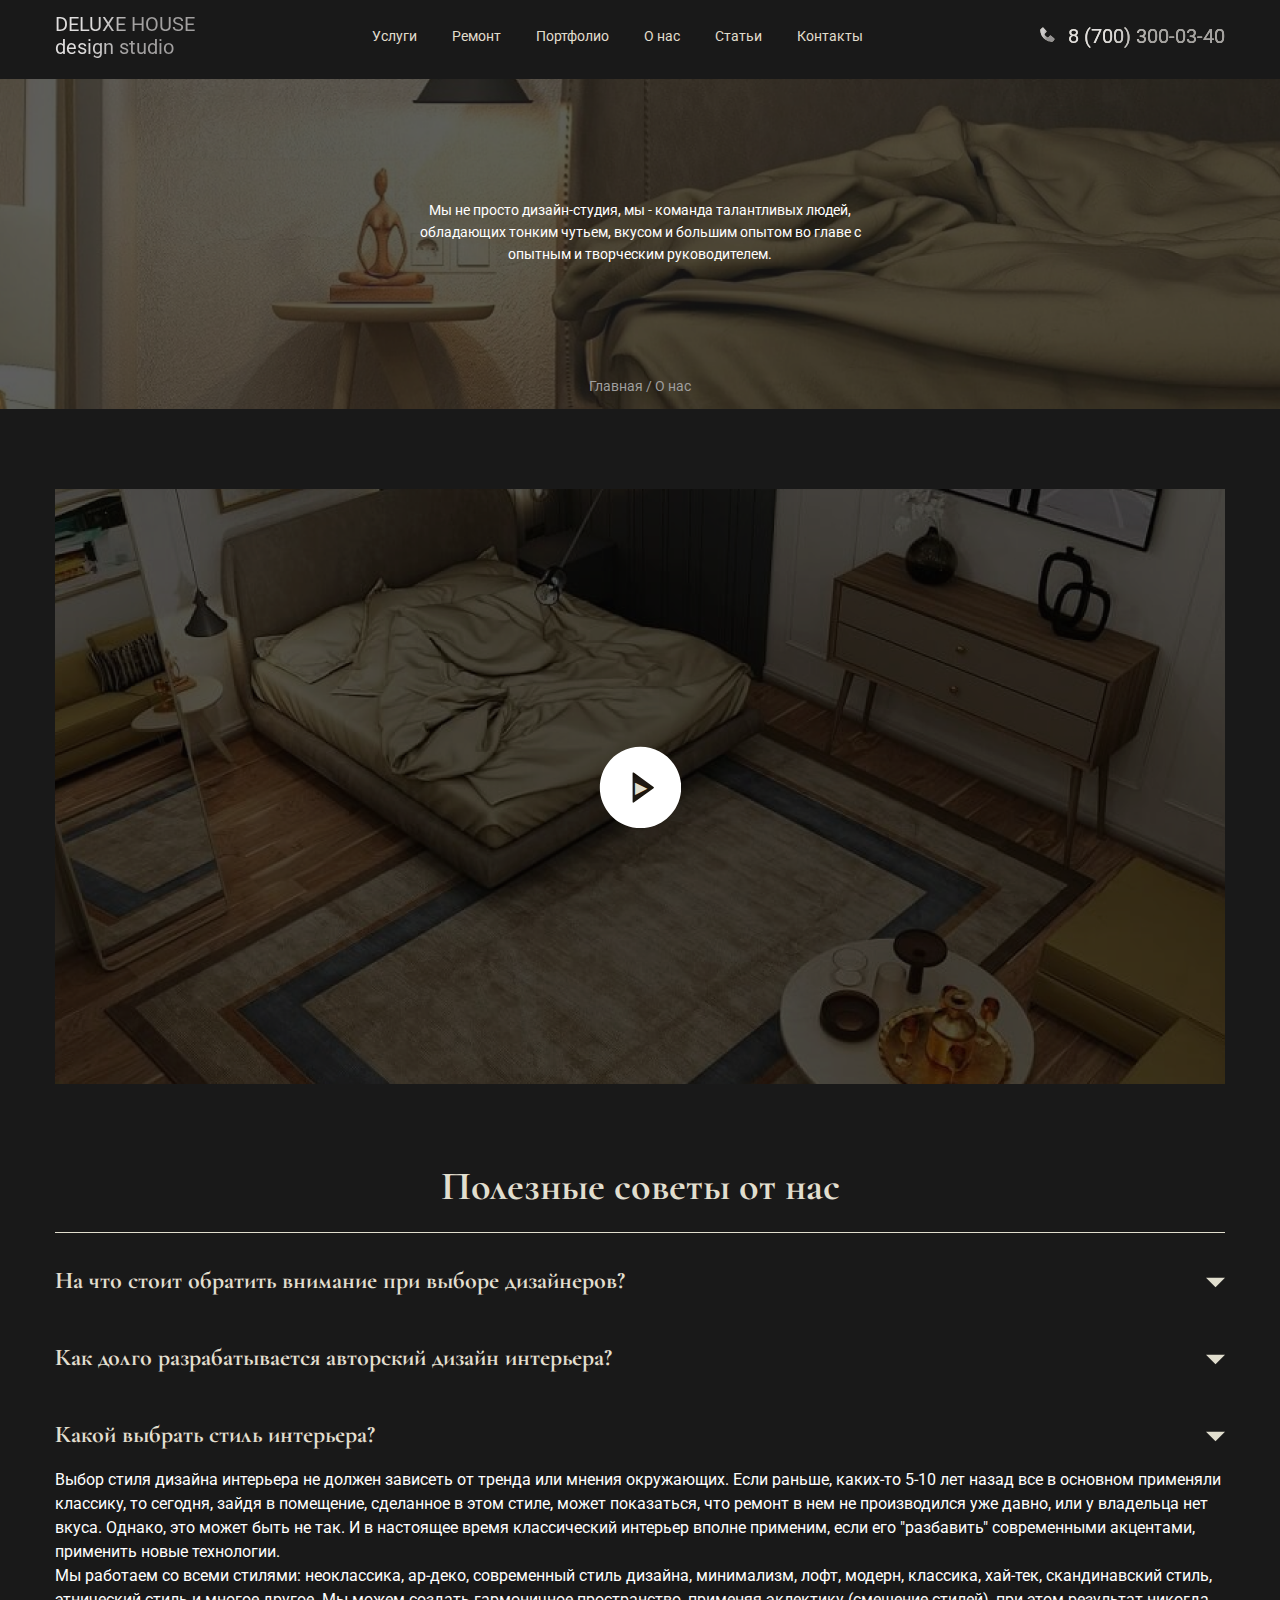
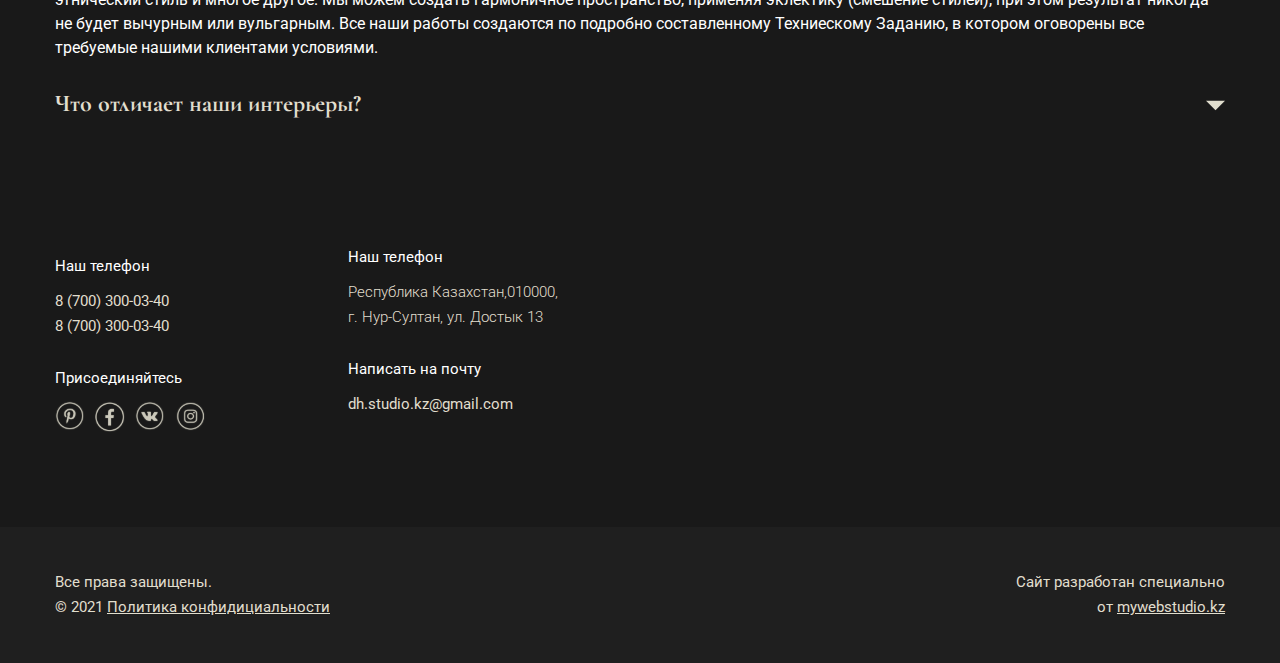
<file: src/pages/about-us.html>
<!doctype html>
<html lang="en">
<head>
    <meta charset="UTF-8">
    <meta name="viewport"
          content="width=device-width, user-scalable=no, initial-scale=1.0, maximum-scale=1.0, minimum-scale=1.0">
    <meta http-equiv="X-UA-Compatible" content="ie=edge">
    <title>О нас</title>

    <link rel="stylesheet" href="https://cdn.jsdelivr.net/npm/@fancyapps/ui/dist/fancybox.css"/>
    <link rel="stylesheet" href="https://cdn.jsdelivr.net/npm/swiper@8/swiper-bundle.min.css"/>
    <link rel="stylesheet" href="../css/style.css">
</head>
<body>
<header class="header">
    <div class="container">
        <nav class="header__nav">
            <h1 class="header__title">
                <a href="../../index.html">DELUXE HOUSE
                    <br>design studio</a>
            </h1>
            <ul class="header__list">
                <li class="header__list-item"><a href="./service.html">Услуги</a></li>
                <li class="header__list-item"><a href="./repair.html">Ремонт</a></li>
                <li class="header__list-item"><a href="./portfolio.html">Портфолио</a></li>
                <li class="header__list-item"><a href="#">О нас</a></li>
                <li class="header__list-item"><a href="./articles.html">Статьи</a></li>
                <li class="header__list-item"><a href="./contact.html">Контакты</a></li>
            </ul>
            <div class="header__contact">
                <a href="tel:87003000340" class="header__icon">
                    <img src="../../src/icons/tel.svg" alt="">
                </a>
                <a href="tel:87003000340" class="header__contact-num">8 (700) 300-03-40</a>
            </div>
        </nav>
    </div>
</header>

<main>
    <section class="about__top">
        <p class="about__top-p">
            Мы не просто дизайн-студия, мы - команда талантливых людей, обладающих тонким чутьем, вкусом и большим опытом во главе с опытным и творческим руководителем.
            <span class="about__top-span">Главная / О нас</span>
        </p>

    </section>
    <section class="about__video">
        <div class="container">
            <div class="about__video-content">
                <img src="../images/about__top-video.png" class="about__video-img" alt="Video">
                <a href="https://www.youtube.com/watch?v=bLwQnK6xplI" class="about__video-link" data-fancybox></a>
            </div>
        </div>
    </section>

    <section class="about__tips">
        <div class="container">
            <h2 class="flats__title">Полезные советы от нас</h2>
            <div class="flats__line"></div>

            <div class="about__tips-list">
                <div class="about__tips-item">
                    <h3 class="about__tips-item-h3">
                        На что стоит обратить внимание при выборе дизайнеров?
                    </h3>
                    <p class="about__tips-item-text">
                        Внимательно ознакомьтесь с работами дизайнера. У каждого дизайнера свой уникальный вкус, свое видение правильного построения композиции и будет идеально, если вкусы клиента и дизайнера совпадают! Не обращайтесь к дизайнерам с небольшим опытом, показывая ему работы популярных студий дизайна с ожиданием такого же результата.

                    </p>
                </div>
                <div class="about__tips-item">
                    <h3 class="about__tips-item-h3">
                        Как долго разрабатывается авторский дизайн интерьера?
                    </h3>
                    <p class="about__tips-item-text">
                        Ремонтные работы необходимо начинать не ранее 2 недель после начала работ по разработке дизайна интерьера. Для нас важно обдумать каждую деталь, проработать все чертежи, учтя множество различных нюансов и потребности каждого члена семьи, сотрудника или посетителя прорабатываемого помещения! Для того, что бы начать ремонт, необходимы следующие чертежи: - План демонтажа стен; - План расстановки приборов освещения; - План расстановки выходов электрических; - План привязки приборов освещения к выключателям; - План расстановки сантехнических приборов. Для разработки вышеизложенных планов, необходимо, как минимум разработать и утвердить Эскизный Проект, который состоит из картинок с 3д-визуализацией.

                    </p>
                </div>
                <div class="about__tips-item about__tips-item-open">
                    <h3 class="about__tips-item-h3">
                        Какой выбрать стиль интерьера?
                    </h3>
                    <p class="about__tips-item-text">
                        Выбор стиля дизайна интерьера не должен зависеть от тренда или мнения окружающих. Если раньше, каких-то 5-10 лет назад все в основном применяли классику, то сегодня, зайдя в помещение, сделанное в этом стиле, может показаться, что ремонт в нем не производился уже давно, или у владельца нет вкуса. Однако, это может быть  не так. И в настоящее время классический интерьер вполне применим, если его "разбавить" современными акцентами, применить новые технологии.

                        <br>Мы работаем со всеми стилями: неоклассика, ар-деко, современный стиль дизайна, минимализм, лофт, модерн, классика, хай-тек, скандинавский стиль, этнический стиль и многое другое. Мы можем создать гармоничное пространство, применяя эклектику (смешение стилей), при этом результат никогда не будет вычурным или вульгарным. Все наши работы создаются по подробно составленному Техниескому Заданию, в котором оговорены все требуемые нашими клиентами условиями.

                    </p>
                </div>
                <div class="about__tips-item">
                    <h3 class="about__tips-item-h3">
                        Что отличает наши интерьеры?
                    </h3>
                    <p class="about__tips-item-text">
                        Вам может показаться, что подобрать материалы Вы можете самостоятельно. Дизайнеры занимаются подбором материалов не один год, а следовательно отлично знают рынок, и знакомы с ценами и качеством каждого товара. Дизайнеры всегда помогут сэкономить бюджет до 60%, при этом не позволив выбрать не качественные материалы. Мы всегда предоставляем различные альтернативные друг другу и разные по ценам материалы, текстиль и мебель, а так же проконтролируем производственные работы сторонних поставщиков.

                    </p>
                </div>
            </div>
        </div>
    </section>
</main>

<div class="footer">
    <div class="container">
        <div class="footer__flex">
            <div class="footer__flex-text">
                <h3 class="footer__h3">Наш телефон</h3>
                <p class="footer__text">
                    <a href="tel:87003000340">8 (700) 300-03-40</a>
                    <br><a href="tel:87003000340">8 (700) 300-03-40</a></p>
                <h4 class="footer__h3">Присоединяйтесь</h4>
                <div class="footer__menu">
                    <a href="#" class="aside_icon">
                        <img src="../../src/icons/pin.svg" alt="">
                    </a>
                    <a href="" class="aside_icon">
                        <img src="../../src/icons/fb.svg" alt="">
                    </a>
                    <a href="#" class="aside_icon">
                        <img src="../../src/icons/vk.svg" alt="">
                    </a>
                    <a href="#" class="aside_icon">
                        <img src="../../src/icons/ins.svg" alt="">
                    </a>
                </div>
            </div>
            <div class="footer__flex-text">
                <h3 class="footer__h3">Наш телефон</h3>
                <p class="footer__text">Республика Казахстан,010000,
                    <br>г. Нур-Султан, ул. Достык 13</p>
                <h4 class="footer__h3">Написать на почту</h4>
                <h4 class="footer__text">
                    <a href="mailto:dh.studio.kz@gmail.com">dh.studio.kz@gmail.com</a>
                </h4>

            </div>
            <div id="map" class="footer__flex-map">

            </div>
        </div>
    </div>
    <div class="subfooter">
        <div class="container">
            <div class="subfooter__content">
                <div class="subfooter__text">Все права защищены.
                    <br>© 2021 <a href="#">
                        Политика конфидициальности
                    </a></div>
                <div class="subfooter__text">Сайт разработан специально
                    <br>от <a href="#">mywebstudio.kz</a></div>
            </div>
        </div>
    </div>
</div>

<script src="https://cdn.jsdelivr.net/npm/@fancyapps/ui@4.0/dist/fancybox.umd.js"></script>
<script src="../../src/js/accordion.js"></script>
<script src="../../src/js/main.js"></script>
</body>
</html>
</file>
<file: src/css/style.css>
@charset "UTF-8";
@import url("https://fonts.googleapis.com/css2?family=Cormorant+Garamond:ital,wght@0,400;0,700;1,400;1,700&family=Roboto:ital,wght@0,400;0,500;1,400;1,500&display=swap");
* {
  margin: 0;
  padding: 0;
  -webkit-box-sizing: border-box;
          box-sizing: border-box;
  text-decoration: none;
  list-style-type: none;
  font-family: "Roboto", sans-serif;
  font-weight: 400;
}

img {
  opacity: 90%;
}

img:hover {
  opacity: 100%;
}

a:link {
  color: #E1DECE;
}

a:visited {
  color: #E1DECE;
}

a:vlink {
  color: #E1DECE;
}

a:active, a:hover {
  color: #fff;
}

main {
  background: #191919;
  position: relative;
}

.container {
  max-width: 1210px;
  padding: 0 20px;
  margin: 0 auto;
}

.watermark {
  font-family: "Roboto", sans-serif;
  font-style: normal;
  font-weight: 900;
  font-size: 90px;
  line-height: 105px;
  background: linear-gradient(126.33deg, rgba(85, 80, 80, 0.45) -43.79%, rgba(222, 211, 109, 0.05) 52.43%);
  -webkit-background-clip: text;
  -webkit-text-fill-color: transparent;
  background-clip: text;
  text-fill-color: transparent;
  -webkit-transition: 0.7s;
  transition: 0.7s;
  z-index: 7;
}

.watermark:hover {
  background: linear-gradient(126.33deg, rgba(85, 80, 80, 0.55) -43.79%, rgba(222, 211, 109, 0.07) 52.43%);
  -webkit-background-clip: text;
          background-clip: text;
  -webkit-transition: 0.7s;
  transition: 0.7s;
}

.fancybox__caption {
  text-align: center;
  font-family: "Cormorant Garamond", serif;
  font-style: normal;
  font-weight: 400;
  color: #E1DECE;
}

.header {
  background: #191919;
  padding: 13px 0 20px;
  position: relative;
}
.header__nav {
  display: -webkit-box;
  display: -ms-flexbox;
  display: flex;
  -webkit-box-pack: justify;
      -ms-flex-pack: justify;
          justify-content: space-between;
  -webkit-box-align: center;
      -ms-flex-align: center;
          align-items: center;
}
.header__title {
  font-family: "Roboto", sans-serif;
  font-style: normal;
  font-weight: 400;
  font-size: 20px;
  line-height: 23px;
  background: linear-gradient(106.99deg, #E0DEDE 24.92%, #A2A0A0 53.57%);
  -webkit-background-clip: text;
  -webkit-text-fill-color: transparent;
  background-clip: text;
  text-fill-color: transparent;
}
.header__list {
  display: -webkit-box;
  display: -ms-flexbox;
  display: flex;
  -webkit-column-gap: 35px;
     -moz-column-gap: 35px;
          column-gap: 35px;
}
.header__list-item {
  font-family: "Roboto", sans-serif;
  font-style: normal;
  font-weight: 400;
  font-size: 14px;
  line-height: 16px;
  color: #E1DECE;
  position: relative;
  cursor: pointer;
}
.header__list-item::before {
  content: "";
  width: 0;
  height: 1px;
  background: #fff;
  position: absolute;
  bottom: -10px;
  left: -15px;
  -webkit-transition: 0.5s;
  transition: 0.5s;
}
.header__list-item:hover::before {
  width: calc(100% + 30px);
}
.header__list-item:a {
  color: #fff;
}
.header__contact {
  display: -webkit-box;
  display: -ms-flexbox;
  display: flex;
  -webkit-box-align: center;
      -ms-flex-align: center;
          align-items: center;
  -webkit-column-gap: 13px;
     -moz-column-gap: 13px;
          column-gap: 13px;
}
.header__contact-num {
  font-family: "Roboto", sans-serif;
  font-style: normal;
  font-weight: 400;
  font-size: 20px;
  line-height: 23px;
  background: linear-gradient(106.99deg, #E0DEDE 24.92%, #A2A0A0 53.57%), #DCD7C0;
  -webkit-background-clip: text;
  -webkit-text-fill-color: transparent;
  background-clip: text;
  text-fill-color: transparent;
}

.burger__menu {
  display: none;
}

@media (max-width: 768px) {
  .burger__menu {
    display: block;
    position: relative;
    z-index: 12;
    width: 30px;
    height: 30px;
  }
  .burger__menu-line {
    width: 28px;
    height: 3px;
    border-radius: 2px;
    background: #E1DECE;
    position: absolute;
    top: 50%;
    left: 0;
    -webkit-transform: translateY(-50%);
            transform: translateY(-50%);
    -webkit-transition: 0.3s;
    transition: 0.3s;
  }
  .burger__menu-line::before {
    content: "";
    width: 30px;
    height: 3px;
    border-radius: 2px;
    background: #E1DECE;
    position: absolute;
    top: -9px;
    left: -1px;
    -webkit-transition: 0.3s;
    transition: 0.3s;
  }
  .burger__menu-line::after {
    content: "";
    width: 30px;
    height: 3px;
    border-radius: 2px;
    background: #E1DECE;
    position: absolute;
    top: 9px;
    left: -1px;
    -webkit-transition: 0.3s;
    transition: 0.3s;
  }
  .burger__menu-active {
    position: fixed;
    top: 20px;
    right: 20px;
  }
  .burger__menu-active .burger__menu-line {
    width: 0;
    -webkit-transition: 0.3s;
    transition: 0.3s;
  }
  .burger__menu-active .burger__menu-line::before {
    top: 0;
    -webkit-transform: rotate(45deg);
            transform: rotate(45deg);
    -webkit-transition: 0.3s;
    transition: 0.3s;
  }
  .burger__menu-active .burger__menu-line::after {
    top: 0;
    -webkit-transform: rotate(-45deg);
            transform: rotate(-45deg);
    -webkit-transition: 0.3s;
    transition: 0.3s;
  }

  .header__list {
    display: none;
  }
  .header__list-active {
    display: -webkit-box;
    display: -ms-flexbox;
    display: flex;
    -webkit-box-orient: vertical;
    -webkit-box-direction: normal;
        -ms-flex-direction: column;
            flex-direction: column;
    -webkit-box-pack: center;
        -ms-flex-pack: center;
            justify-content: center;
    -webkit-box-align: center;
        -ms-flex-align: center;
            align-items: center;
    row-gap: 35px;
    width: 100%;
    height: 100%;
    position: fixed;
    top: 0;
    left: 0;
    z-index: 11;
    background: #191919;
  }
  .header__list-item {
    font-size: 22px;
  }
}
@media (max-width: 576px) {
  .header__contact-num {
    font-size: 14px;
  }

  .header__icon {
    height: 14px;
  }

  .header__contact {
    -webkit-column-gap: 5px;
       -moz-column-gap: 5px;
            column-gap: 5px;
  }
}
@media (max-width: 375px) {
  .header__title {
    font-size: 14px;
    line-height: 18px;
  }
}
.home {
  padding: 185px 0 249px;
  background: #191919 url("../images/main__bg.png") center/cover no-repeat;
  margin-left: 96px;
  position: relative;
}
.home__title {
  font-family: "Cormorant Garamond", serif;
  font-style: normal;
  font-weight: 700;
  font-size: 50px;
  line-height: 62px;
  text-align: center;
  color: #FFF;
}
.home__subtitle {
  font-family: "Roboto", sans-serif;
  font-style: normal;
  font-weight: 400;
  font-size: 20px;
  line-height: 32px;
  text-align: center;
  color: #FFF;
}
.home__btn {
  cursor: pointer;
  height: 62px;
  border-radius: 31px;
  display: block;
  margin: 30px auto 0;
  padding: 23px 50px;
  font-family: "Roboto", sans-serif;
  font-size: 14px;
  color: #191919;
  border: none;
  outline: none;
}
.home__logo {
  position: absolute;
  top: -45px;
  left: -73px;
  z-index: 10;
}
.home__after {
  position: absolute;
  right: 10px;
  bottom: -52px;
  z-index: 7;
}
.home__after:hover {
  background: linear-gradient(126.33deg, rgba(85, 80, 80, 0.55) -43.79%, rgba(222, 211, 109, 0.07) 52.43%);
  -webkit-background-clip: text;
          background-clip: text;
  -webkit-transition: 0.7s;
  transition: 0.7s;
}

@media (max-width: 1440px) {
  .home__logo {
    top: 0;
    left: 0;
  }
}
@media (max-width: 1320px) {
  .home {
    margin-left: 0;
  }
}
@media (max-width: 1200px) {
  .home__logo {
    top: 0;
    left: 0;
    width: 130px;
  }
}
@media (max-width: 1024px) {
  .home {
    padding: 155px 0 200px;
  }
  .home__title {
    font-size: 40px;
    line-height: 52px;
  }
}
@media (max-width: 992px) {
  .header__list {
    -webkit-column-gap: 10px;
    -moz-column-gap: 10px;
    column-gap: 10px;
  }

  .home {
    padding: 135px 0 200px;
  }
  .home__title {
    font-size: 40px;
    line-height: 52px;
  }
}
@media (max-width: 676px) {
  .home__logo {
    width: 100px;
  }

  .home__title {
    font-size: 35px;
    line-height: 45px;
  }

  .home__btn {
    height: 46px;
    border-radius: 23px;
    padding: 13px 35px;
  }
}
@media (max-width: 576px) {
  .home__title {
    font-size: 25px;
    line-height: 35px;
  }

  .home__btn {
    height: 46px;
    border-radius: 23px;
    padding: 13px 35px;
  }

  .home__subtitle {
    font-size: 15px;
    line-height: 25px;
  }
}
.flats {
  padding: 80px 0 130px;
  background: #191919;
  position: relative;
}
.flats__before {
  position: absolute;
  left: 10px;
  top: 32%;
}
.flats__after {
  position: absolute;
  right: 10px;
  bottom: 18%;
}
.flats__title {
  font-family: "Cormorant Garamond", serif;
  font-style: normal;
  font-weight: 700;
  font-size: 40px;
  line-height: 45px;
  color: #E1DECE;
  text-align: center;
}
.flats__line {
  width: 100%;
  height: 1px;
  background: #E1DECE;
  margin: 23px 0 34px;
}
.flats__row {
  display: -webkit-box;
  display: -ms-flexbox;
  display: flex;
  -ms-flex-wrap: wrap;
      flex-wrap: wrap;
  -webkit-box-pack: center;
      -ms-flex-pack: center;
          justify-content: center;
  gap: 30px;
}
.flats__card {
  text-align: center;
  width: calc(33.333% - 20px);
}
.flats__card-img {
  width: 100%;
}
.flats__card-title {
  font-family: "Cormorant Garamond", serif;
  font-style: normal;
  font-weight: 700;
  font-size: 16px;
  color: #E1DECE;
  margin: 26px 0 7px;
}
.flats__card-desc {
  font-family: "Cormorant Garamond", serif;
  font-style: normal;
  font-weight: 400;
  font-size: 14px;
  color: #E1DECE;
}
.flats__btn {
  display: -webkit-box;
  display: -ms-flexbox;
  display: flex;
  -ms-flex-wrap: wrap;
      flex-wrap: wrap;
  -webkit-box-pack: center;
      -ms-flex-pack: center;
          justify-content: center;
  gap: 25px 75px;
  padding-top: 88px;
}
.flats__btn-link {
  background: transparent;
  font-family: "Cormorant Garamond", serif;
  font-size: 14px;
  color: #E1DECE;
  padding: 23px 33px;
  border: 1px solid #E1DECE;
  border-radius: 5px;
  min-width: 220px;
}
.flats__btn-link-active {
  background: #E1DECE;
  color: #191919;
}

@media (max-width: 992px) {
  .flats__row {
    gap: 20px;
  }

  .flats__card {
    text-align: center;
    width: calc(33.3333% - 14px);
  }

  .flats__btn {
    gap: 20px;
  }
}
@media (max-width: 768px) {
  .flats__card {
    text-align: center;
    width: calc(50% - 10px);
  }
}
@media (max-width: 576px) {
  .flats__card {
    text-align: center;
    width: 100%;
  }
}
.aside {
  display: -webkit-box;
  display: -ms-flexbox;
  display: flex;
  -webkit-box-align: center;
      -ms-flex-align: center;
          align-items: center;
  -webkit-box-orient: vertical;
  -webkit-box-direction: normal;
      -ms-flex-direction: column;
          flex-direction: column;
  -ms-flex-wrap: nowrap;
      flex-wrap: nowrap;
  row-gap: 200px;
  position: fixed;
  bottom: 0;
  z-index: 8;
  width: 96px;
  background: #191919;
  padding: 145px 0 45px;
}
.aside__title {
  -webkit-transform: rotate(-90deg);
          transform: rotate(-90deg);
  color: #E1DECE;
  white-space: nowrap;
  font-family: "Roboto", sans-serif;
  font-style: normal;
  font-weight: 400;
  font-size: 14px;
}
.aside__title::before {
  content: "";
  width: 75px;
  height: 1px;
  background: #E1DECE;
  position: absolute;
  top: 50%;
  left: -88px;
  -webkit-transform: translateY(-50%);
          transform: translateY(-50%);
}
.aside__menu {
  display: -webkit-box;
  display: -ms-flexbox;
  display: flex;
  -webkit-box-orient: vertical;
  -webkit-box-direction: normal;
      -ms-flex-direction: column;
          flex-direction: column;
  row-gap: 10px;
}

@media (max-width: 1320px) {
  .aside {
    display: -webkit-box;
    display: -ms-flexbox;
    display: flex;
    -webkit-box-align: center;
        -ms-flex-align: center;
            align-items: center;
    -webkit-box-orient: horizontal;
    -webkit-box-direction: reverse;
        -ms-flex-direction: row-reverse;
            flex-direction: row-reverse;
    -ms-flex-wrap: nowrap;
        flex-wrap: nowrap;
    -webkit-column-gap: 100px;
       -moz-column-gap: 100px;
            column-gap: 100px;
    position: fixed;
    bottom: 0;
    left: 0;
    z-index: 8;
    height: 96px;
    background: #191919;
    padding: 0 42px 0 485px;
  }
  .aside__title {
    -webkit-transform: rotate(0deg);
            transform: rotate(0deg);
    color: #E1DECE;
    white-space: nowrap;
    font-family: "Roboto", sans-serif;
    font-style: normal;
    font-weight: 400;
    font-size: 14px;
  }
  .aside__title::before {
    content: "";
    width: 75px;
    height: 1px;
    background: #E1DECE;
    position: absolute;
    top: 50%;
    left: -88px;
    -webkit-transform: translateY(-50%);
            transform: translateY(-50%);
  }
  .aside__menu {
    display: -webkit-box;
    display: -ms-flexbox;
    display: flex;
    -webkit-box-orient: horizontal;
    -webkit-box-direction: normal;
        -ms-flex-direction: row;
            flex-direction: row;
    -webkit-column-gap: 10px;
       -moz-column-gap: 10px;
            column-gap: 10px;
  }
}
@media (max-width: 576px) {
  .aside {
    display: -webkit-box;
    display: -ms-flexbox;
    display: flex;
    -webkit-box-align: center;
        -ms-flex-align: center;
            align-items: center;
    -webkit-box-orient: horizontal;
    -webkit-box-direction: reverse;
        -ms-flex-direction: row-reverse;
            flex-direction: row-reverse;
    -webkit-column-gap: 30px;
       -moz-column-gap: 30px;
            column-gap: 30px;
    position: fixed;
    bottom: 0;
    left: 0;
    z-index: 8;
    height: 96px;
    background: #191919;
    padding: 0 42px 0 285px;
  }
  .aside__title {
    -webkit-transform: rotate(0deg);
            transform: rotate(0deg);
    color: #E1DECE;
    white-space: break-spaces;
    font-family: "Roboto", sans-serif;
    font-style: normal;
    font-weight: 400;
    font-size: 14px;
  }
  .aside__title::before {
    content: "";
    width: 10px;
    height: 1px;
    background: #E1DECE;
    position: absolute;
    top: 50%;
    left: -18px;
    -webkit-transform: translateY(-50%);
            transform: translateY(-50%);
  }
  .aside__menu {
    display: -webkit-box;
    display: -ms-flexbox;
    display: flex;
    -webkit-box-orient: horizontal;
    -webkit-box-direction: normal;
        -ms-flex-direction: row;
            flex-direction: row;
    row-gap: 10px;
  }
}
@media (max-width: 375px) {
  .aside {
    display: -webkit-box;
    display: -ms-flexbox;
    display: flex;
    -webkit-box-align: center;
        -ms-flex-align: center;
            align-items: center;
    -webkit-box-orient: horizontal;
    -webkit-box-direction: reverse;
        -ms-flex-direction: row-reverse;
            flex-direction: row-reverse;
    -webkit-column-gap: 10px;
       -moz-column-gap: 10px;
            column-gap: 10px;
    position: fixed;
    bottom: 0;
    left: 0;
    z-index: 8;
    height: 96px;
    background: #191919;
    padding: 0 12px 0 255px;
  }
  .aside__title {
    -webkit-transform: rotate(0deg);
            transform: rotate(0deg);
    color: #E1DECE;
    white-space: break-spaces;
    font-family: "Roboto", sans-serif;
    font-style: normal;
    font-weight: 400;
    font-size: 14px;
  }
  .aside__title::before {
    content: "";
    width: 0px;
    height: 1px;
    background: #E1DECE;
    position: absolute;
    top: 50%;
    left: -18px;
    -webkit-transform: translateY(-50%);
            transform: translateY(-50%);
  }
  .aside__menu {
    display: -webkit-box;
    display: -ms-flexbox;
    display: flex;
    -webkit-box-orient: horizontal;
    -webkit-box-direction: normal;
        -ms-flex-direction: row;
            flex-direction: row;
    row-gap: 10px;
  }
}
.carousel {
  position: relative;
  padding-bottom: 40px;
  margin-bottom: 60px;
  background: #191919;
}
.carousel__before {
  position: absolute;
  left: 10px;
  bottom: -85px;
}
.carousel__title {
  width: 600px;
  margin: 0 auto;
}
.carousel__content {
  display: -webkit-box;
  display: -ms-flexbox;
  display: flex;
  -webkit-column-gap: 38px;
     -moz-column-gap: 38px;
          column-gap: 38px;
  position: relative;
}
.carousel__content-img {
  max-width: calc(50% - 38px);
  width: 100%;
  height: 100%;
  margin-left: 1px;
}
.carousel__content-img-on {
  position: absolute;
  top: 0;
  max-width: calc(50% - 38px);
  width: 100%;
  height: 100%;
}
.carousel__info {
  width: 50%;
}
.carousel__text {
  font-family: "Roboto", sans-serif;
  font-style: normal;
  font-weight: 400;
  font-size: 16px;
  line-height: 26px;
  text-align: left;
  margin-bottom: 33px;
  color: #E1DECE;
}
.carousel__stats {
  width: 100%;
  display: -webkit-box;
  display: -ms-flexbox;
  display: flex;
  -webkit-box-pack: justify;
      -ms-flex-pack: justify;
          justify-content: space-between;
  padding: 20px 20px 30px 0;
}
.carousel__stats-item {
  display: -webkit-box;
  display: -ms-flexbox;
  display: flex;
  -webkit-column-gap: 5px;
     -moz-column-gap: 5px;
          column-gap: 5px;
  -webkit-box-pack: center;
      -ms-flex-pack: center;
          justify-content: center;
  -webkit-box-align: center;
      -ms-flex-align: center;
          align-items: center;
}
.carousel__stats-item-rotate {
  font-family: "Roboto", sans-serif;
  font-style: normal;
  font-weight: 400;
  font-size: 12px;
  text-transform: uppercase;
  color: #FFFFFF;
  -webkit-transform: rotate(-90deg);
          transform: rotate(-90deg);
  margin-right: -10px;
}
.carousel__stats-item-num {
  font-family: "Roboto", sans-serif;
  font-style: normal;
  font-weight: 500;
  font-size: 45px;
  text-transform: uppercase;
  color: #E1DECE;
}
.carousel__stats-item-text {
  font-family: "Roboto", sans-serif;
  font-style: normal;
  font-weight: 400;
  font-size: 12px;
  text-transform: uppercase;
  color: #FFFFFF;
}
.carousel__bot {
  display: -webkit-box;
  display: -ms-flexbox;
  display: flex;
  -webkit-box-pack: justify;
      -ms-flex-pack: justify;
          justify-content: space-between;
  -webkit-box-align: end;
      -ms-flex-align: end;
          align-items: flex-end;
}
.carousel__nav {
  position: absolute;
  left: 50%;
  bottom: 40px;
  z-index: 10;
  display: -webkit-box;
  display: -ms-flexbox;
  display: flex;
  -webkit-column-gap: 14px;
     -moz-column-gap: 14px;
          column-gap: 14px;
}
.carousel__nav-btn {
  width: 40px;
  height: 40px;
  border-radius: 50%;
  background: rgba(255, 255, 255, 0.2705882353);
  font-size: 18px;
  font-weight: 700;
  display: -webkit-box;
  display: -ms-flexbox;
  display: flex;
  -webkit-box-pack: center;
      -ms-flex-pack: center;
          justify-content: center;
  -webkit-box-align: center;
      -ms-flex-align: center;
          align-items: center;
  cursor: pointer;
  -webkit-transition: 0.5s;
  transition: 0.5s;
}
.carousel__nav-btn:hover {
  background: #E1DECE;
}
.carousel__nav-btn-active {
  background: #E1DECE;
}
.carousel__slogan {
  font-family: "Segoe Script", sans-serif;
  font-style: normal;
  font-weight: 400;
  font-size: 16px;
  text-transform: capitalize;
  color: #E1DECE;
}

.place {
  width: 94px;
}

.swiper {
  width: 100%;
  height: 100%;
}

.swiper-slide {
  text-align: center;
  font-size: 18px;
  /* Center slide text vertically */
  display: -webkit-box;
  display: -ms-flexbox;
  display: flex;
  -webkit-box-pack: center;
  -ms-flex-pack: center;
  justify-content: center;
  -webkit-box-align: center;
  -ms-flex-align: center;
  align-items: center;
}

@media (max-width: 1200px) {
  .carousel__content-img-on {
    display: none;
  }

  .carousel__content {
    -webkit-column-gap: 19px;
       -moz-column-gap: 19px;
            column-gap: 19px;
  }

  .carousel__content-img {
    width: calc(40% - 19px);
  }

  .carousel__nav {
    -webkit-transform: translate(-100%);
            transform: translate(-100%);
  }
}
@media (max-width: 992px) {
  .carousel__content {
    -webkit-box-pack: center;
        -ms-flex-pack: center;
            justify-content: center;
    -ms-flex-wrap: wrap;
        flex-wrap: wrap;
    row-gap: 20px;
  }

  .carousel__content-img {
    width: 100%;
    min-width: 438px;
  }

  .carousel__nav {
    -webkit-transform: translate(-50%, 150%);
            transform: translate(-50%, 150%);
  }

  .carousel__info {
    width: 100%;
  }
}
@media (max-width: 576px) {
  .carousel__title {
    width: 100%;
    font-size: 30px;
    line-height: 40px;
  }

  .carousel__content {
    -webkit-box-pack: center;
        -ms-flex-pack: center;
            justify-content: center;
    -ms-flex-wrap: wrap;
        flex-wrap: wrap;
    row-gap: 20px;
  }

  .carousel__content-img {
    width: 100%;
    min-width: 325px;
  }

  .carousel__nav {
    -webkit-transform: translate(-50%, 150%);
            transform: translate(-50%, 150%);
  }

  .carousel__info {
    width: 100%;
  }

  .carousel__stats {
    -ms-flex-wrap: wrap;
        flex-wrap: wrap;
  }
}
@media (max-width: 425px) {
  .carousel__info {
    width: 90%;
  }
}
.about {
  position: relative;
  background: #E1DECE;
}
.about::before {
  content: "";
  width: 100%;
  height: 300px;
  position: absolute;
  top: -1px;
  right: 0;
  background: #191919;
  -webkit-clip-path: polygon(0 0, 0 100%, 100% 0);
          clip-path: polygon(0 0, 0 100%, 100% 0);
  z-index: 1;
}
.about::after {
  content: "";
  width: 100%;
  height: 300px;
  position: absolute;
  bottom: -1px;
  right: 0;
  background: #191919;
  -webkit-clip-path: polygon(100% 100%, 0 100%, 100% 0);
          clip-path: polygon(100% 100%, 0 100%, 100% 0);
  z-index: 1;
}
.about__btn {
  display: -webkit-box;
  display: -ms-flexbox;
  display: flex;
  -webkit-box-pack: center;
      -ms-flex-pack: center;
          justify-content: center;
  gap: 25px 75px;
  padding-top: 0;
  position: absolute;
  z-index: 2;
  left: 50%;
  -webkit-transform: translateX(-50%);
          transform: translateX(-50%);
}
.about__btn-link {
  background: transparent;
  font-family: "Cormorant Garamond", serif;
  font-size: 14px;
  color: #E1DECE;
  padding: 23px 33px;
  border: 1px solid #E1DECE;
  border-radius: 5px;
  min-width: 220px;
}
.about__btn-link-active {
  background: #E1DECE;
  color: #191919;
}
.about__content {
  display: -webkit-box;
  display: -ms-flexbox;
  display: flex;
  -webkit-box-pack: end;
      -ms-flex-pack: end;
          justify-content: flex-end;
  padding: 330px 0 260px;
  position: relative;
}
.about__book-img {
  position: absolute;
  top: 200px;
  left: -70%;
  z-index: 7;
  opacity: 1;
}
.about__desc {
  width: calc(50% - 40px);
}
.about__desc-h3 {
  font-family: "Cormorant Garamond", serif;
  font-style: normal;
  font-size: 40px;
  line-height: 60px;
  color: #191919;
  margin-bottom: 360px;
}
.about__desc-p {
  font-style: normal;
  font-size: 16px;
  line-height: 26px;
  color: #404040;
}
.about__cards {
  display: -webkit-box;
  display: -ms-flexbox;
  display: flex;
  -webkit-box-pack: center;
      -ms-flex-pack: center;
          justify-content: center;
  -ms-flex-wrap: wrap;
      flex-wrap: wrap;
  gap: 30px;
  padding: 20px 0 300px;
}
.about__cards-card {
  background: #191919;
  width: calc(25% - 23px);
  min-width: 260px;
  min-height: 520px;
  text-align: center;
  border-radius: 20px;
  padding: 0 16px;
  -webkit-transition: 0.5s;
  transition: 0.5s;
}
.about__cards-card-icon {
  padding: 37px 0;
}
.about__cards-card-h3 {
  font-style: normal;
  font-size: 18px;
  line-height: 28px;
  color: #fff;
  text-transform: uppercase;
  padding-bottom: 18px;
}
.about__cards-card-p {
  font-style: normal;
  font-size: 14px;
  line-height: 24px;
  color: #E1DECE;
  padding-bottom: 10px;
}
.about__cards-card:hover {
  border-radius: 20px;
}

@media (max-width: 1200px) {
  .about__book-img {
    width: 140%;
  }
}
@media (max-width: 1024px) {
  .about__book-img {
    width: 130%;
  }

  .about__btn {
    gap: 20px;
  }
}
@media (max-width: 992px) {
  .about__content {
    padding: 250px 0 100px;
  }

  .about__desc-h3 {
    font-size: 35px;
    line-height: 45px;
  }

  .about__desc-h3 {
    margin-bottom: 250px;
  }

  .about__cards {
    gap: 20px;
  }

  .about__cards-card {
    width: calc(50% - 23px);
    min-width: 10px;
    min-height: 10px;
  }
}
@media (max-width: 768px) {
  .about__content {
    padding: 200px 0 100px;
  }

  .about__desc {
    width: calc(55% - 20px);
  }

  .about__desc-h3 {
    margin-bottom: 200px;
  }
}
@media (max-width: 676px) {
  .about__desc-h3 {
    font-size: 30px;
    line-height: 40px;
  }

  .about__cards-card {
    width: 100%;
    height: 100%;
    min-width: 10px;
    min-height: 10px;
  }
}
@media (max-width: 576px) {
  .about .about__btn-link {
    min-width: 145px;
  }

  .about__content {
    padding: 120px 0 30px;
  }

  .about__book-img {
    display: none;
  }

  .about__desc-h3 {
    margin-bottom: 30px;
  }

  .about__desc-p {
    width: 190%;
    margin-left: -95%;
  }

  .about::before {
    padding-top: 30px;
    -webkit-clip-path: polygon(0 0, 0 180px, 100% 0);
    clip-path: polygon(0 0, 0 180px, 100% 0);
  }
}
.images {
  background: #191919;
  padding: 20px 0;
  position: relative;
}
.images__blocks-card {
  display: -webkit-box;
  display: -ms-flexbox;
  display: flex;
  -webkit-box-pack: justify;
      -ms-flex-pack: justify;
          justify-content: space-between;
  -webkit-box-align: center;
      -ms-flex-align: center;
          align-items: center;
  position: relative;
}
.images__blocks-card:nth-child(even)::before, .images__blocks-card:nth-child(odd)::before {
  position: absolute;
}
.images__blocks-card:nth-child(even)::before {
  content: url("../images/images_cit_bg.png");
  top: -35%;
  right: -15%;
}
.images__blocks-card:nth-child(odd):not(.images__blocks-card:first-child)::before {
  content: url("../images/images_sp_bg.png");
  top: -18%;
  left: -15%;
}
.images__blocks-card:last-child::before {
  content: url("../images/images_ls_bg.png");
  top: -35%;
  right: -35%;
}
.images__img {
  position: relative;
  width: 50%;
}
.images__img-card {
  position: relative;
  float: left;
  border-radius: 5px;
  margin-bottom: 180px;
}
.images__img-card:last-child {
  position: absolute;
  left: 60%;
  bottom: 8%;
  opacity: 1;
}
.images__img-card-right {
  position: relative;
  float: right;
  border-radius: 5px;
  margin-bottom: 180px;
  opacity: 1;
}
.images__img-card-right:last-child {
  position: absolute;
  right: 60%;
  bottom: 8%;
  opacity: 1;
}
.images__img-card-fon2::before {
  position: absolute;
  top: -170px;
  left: -35%;
}
.images__img-card-fon3::before {
  position: absolute;
  top: -350px;
  right: -60%;
}
.images__span {
  width: 40%;
}
.images__span-p {
  font-style: normal;
  font-size: 10px;
  color: #6E6E6E;
  text-transform: uppercase;
  padding-bottom: 18px;
}
.images__span-h2 {
  font-family: "Cormorant Garamond", serif;
  font-style: normal;
  font-weight: 700;
  font-size: 40px;
  line-height: 46px;
  color: #E1DECE;
  padding-bottom: 30px;
}
.images__span-text {
  font-style: normal;
  font-size: 16px;
  line-height: 26px;
  color: #E1DECE;
}

.info {
  background: #E1DECE;
  position: relative;
}
.info__parent-h2 {
  display: -webkit-box;
  display: -ms-flexbox;
  display: flex;
  -webkit-box-pack: end;
      -ms-flex-pack: end;
          justify-content: flex-end;
}
.info__h2 {
  font-family: "Cormorant Garamond", serif;
  font-style: normal;
  font-size: 40px;
  line-height: 60px;
  color: #191919;
  width: 50%;
  padding-bottom: 120px;
}
.info__h2-up {
  font-family: "Cormorant Garamond", serif;
  font-style: normal;
  font-weight: 700;
  font-size: 40px;
  line-height: 60px;
  color: #191919;
  text-transform: uppercase;
}
.info__text {
  font-style: normal;
  font-size: 14px;
  line-height: 24px;
  color: #101010;
  display: -webkit-box;
  display: -ms-flexbox;
  display: flex;
  gap: 30px;
}
.info__text-p {
  width: calc(33% - 20px);
  padding-bottom: 60px;
}
.info__text-h3 {
  font-family: "Cormorant Garamond", serif;
  font-style: normal;
  font-weight: 700;
  font-size: 24px;
  line-height: 36px;
  color: #101010;
  padding-bottom: 30px;
}

.step {
  background: #191919;
  position: relative;
}
.step__h2 {
  font-family: "Cormorant Garamond", serif;
  font-style: normal;
  font-size: 40px;
  line-height: 60px;
  color: #E1DECE;
  width: 50%;
  padding-bottom: 120px;
}
.step__h2-up {
  font-family: "Cormorant Garamond", serif;
  font-style: normal;
  font-weight: 700;
  font-size: 40px;
  line-height: 60px;
  color: #E1DECE;
  text-transform: uppercase;
}
.step__cards {
  display: -webkit-box;
  display: -ms-flexbox;
  display: flex;
  -ms-flex-wrap: wrap;
      flex-wrap: wrap;
  -webkit-box-pack: justify;
      -ms-flex-pack: justify;
          justify-content: space-between;
  gap: 75px;
}
.step__cards-card {
  width: calc(33.33% - 50px);
}
.step__cards-img {
  padding-bottom: 50px;
}
.step__cards-h3 {
  font-style: normal;
  font-weight: 700;
  font-size: 18px;
  line-height: 21px;
  color: #fff;
  padding-bottom: 21px;
}
.step__cards-text {
  font-style: normal;
  font-size: 14px;
  line-height: 24px;
  color: #E1DECE;
  padding-bottom: 20px;
}

.partner {
  background: #191919;
}
.partner__h2 {
  font-family: "Cormorant Garamond", serif;
  font-style: normal;
  font-size: 40px;
  line-height: 60px;
  color: #E1DECE;
  width: 50%;
  padding-bottom: 120px;
}
.partner__h2-up {
  font-family: "Cormorant Garamond", serif;
  font-style: normal;
  font-weight: 700;
  font-size: 40px;
  line-height: 60px;
  color: #E1DECE;
  text-transform: uppercase;
}
.partner__cards {
  display: -webkit-box;
  display: -ms-flexbox;
  display: flex;
  -ms-flex-wrap: wrap;
      flex-wrap: wrap;
  -webkit-box-pack: justify;
      -ms-flex-pack: justify;
          justify-content: space-between;
  gap: 60px 20px;
  padding-bottom: 200px;
}
.partner__cards-img {
  opacity: 0.5;
}

.footer {
  background: #191919;
}
.footer__flex {
  display: -webkit-box;
  display: -ms-flexbox;
  display: flex;
  -ms-flex-wrap: wrap;
      flex-wrap: wrap;
  -webkit-box-pack: justify;
      -ms-flex-pack: justify;
          justify-content: space-between;
  -webkit-box-align: center;
      -ms-flex-align: center;
          align-items: center;
}
.footer__flex-text {
  width: 20%;
  min-width: 220px;
}
.footer__flex-text a {
  color: #E1DECE;
}
.footer__flex-map {
  border-radius: 5px;
  width: 50%;
  min-width: 320px;
  height: 360px;
}
.footer__h3 {
  font-style: normal;
  font-size: 15px;
  color: #fff;
  padding-bottom: 14px;
}
.footer__text {
  font-family: "Roboto", sans-serif;
  font-style: normal;
  font-weight: 300;
  font-size: 15px;
  line-height: 25px;
  color: #E1DECE;
  padding-bottom: 30px;
}
.footer__menu {
  display: -webkit-box;
  display: -ms-flexbox;
  display: flex;
  -webkit-column-gap: 10px;
     -moz-column-gap: 10px;
          column-gap: 10px;
}

.subfooter {
  background: #1F1F1F;
}
.subfooter__content {
  display: -webkit-box;
  display: -ms-flexbox;
  display: flex;
  -webkit-box-pack: justify;
      -ms-flex-pack: justify;
          justify-content: space-between;
  padding: 43px 0;
  position: relative;
}
.subfooter__text {
  font-style: normal;
  font-size: 15px;
  line-height: 25px;
  color: #E1DECE;
}
.subfooter__text:last-child {
  text-align: right;
}
.subfooter__text a {
  color: #E1DECE;
  text-decoration: underline;
}

.header-up-btn {
  position: fixed;
  bottom: 5px;
  right: 20px;
  z-index: 10;
  scroll-behavior: smooth;
  opacity: 1;
}

.about__top {
  height: 330px;
  background: url("../images/about__top-bg.png") center/cover no-repeat;
}
.about__top-p {
  max-width: 470px;
  width: 100%;
  margin: 0 auto;
  padding: 120px 0;
  text-align: center;
  font-style: normal;
  font-size: 14px;
  line-height: 22px;
  color: #fff;
}
.about__top-span {
  font-style: normal;
  font-size: 14px;
  color: #9F9F9F;
  margin: 0 auto;
  display: block;
  padding-top: 110px;
}

.about__video {
  background: #191919;
}
.about__video-content {
  padding: 80px 0;
  position: relative;
  display: -webkit-box;
  display: -ms-flexbox;
  display: flex;
  -webkit-box-pack: center;
      -ms-flex-pack: center;
          justify-content: center;
  -webkit-box-align: center;
      -ms-flex-align: center;
          align-items: center;
}
.about__video-img {
  width: 100%;
}
.about__video-link {
  position: absolute;
  width: 82px;
  height: 82px;
  background-image: url("../../src/icons/video__btn.svg");
}
.about__video-link::before {
  content: "▶";
  position: absolute;
  top: 50%;
  left: 50%;
  -webkit-transform: translate(-40%, -50%);
          transform: translate(-40%, -50%);
  color: #E1DECE;
}

.about__tips-item {
  padding-bottom: 30px;
}
.about__tips-item-h3 {
  cursor: pointer;
  position: relative;
  padding-bottom: 20px;
  font-family: "Cormorant Garamond", serif;
  font-style: normal;
  font-weight: 700;
  font-size: 24px;
  line-height: 27px;
  color: #E1DECE;
}
.about__tips-item-h3::before {
  content: url("../icons/btn_down.svg");
  position: absolute;
  top: 0;
  right: 0;
}
.about__tips-item-text {
  height: 0;
  opacity: 0;
  -webkit-transition: 0.5s;
  transition: 0.5s;
  font-style: normal;
  font-size: 1px;
  line-height: 1px;
  color: #fff;
}
.about__tips-item-open > .about__tips-item-text {
  display: block;
  opacity: 1;
  height: 100%;
  -webkit-transition: 1s;
  transition: 1s;
  font-style: normal;
  font-size: 16px;
  line-height: 24px;
  color: #fff;
}
</file>
